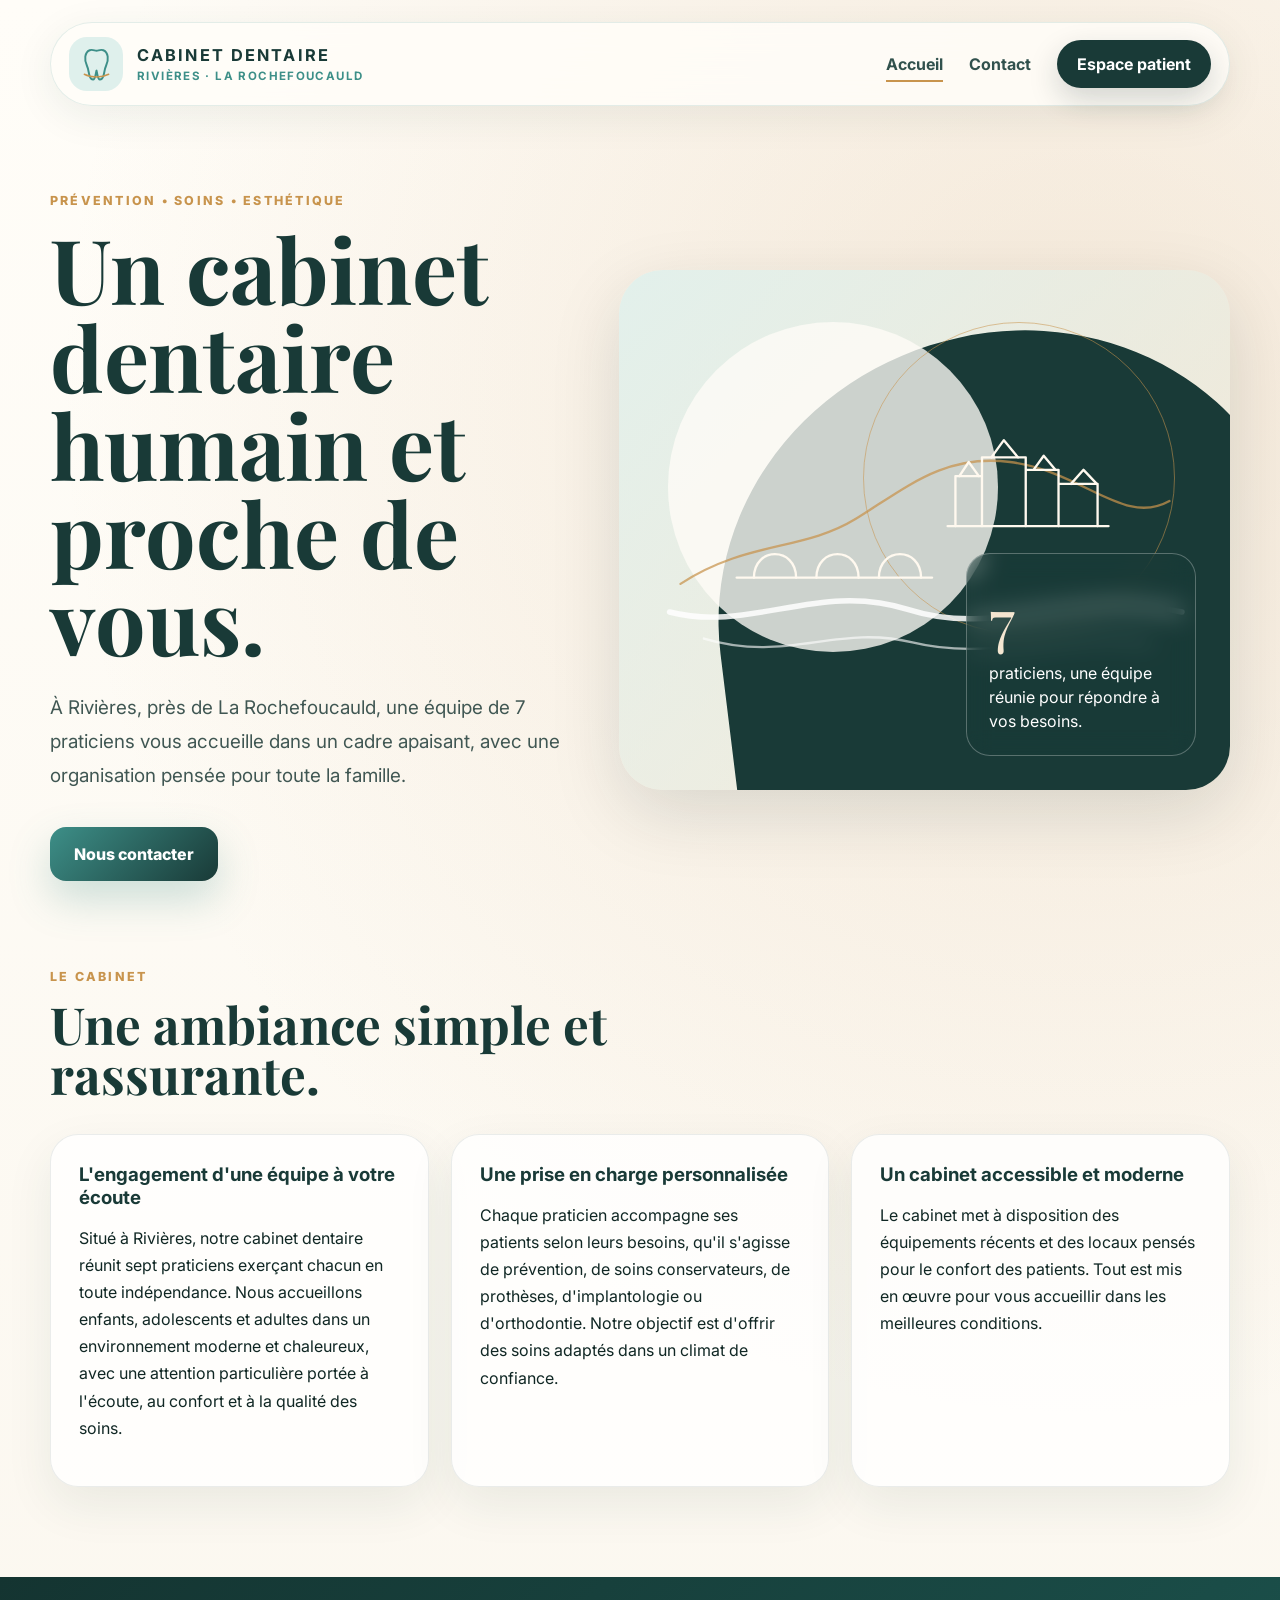
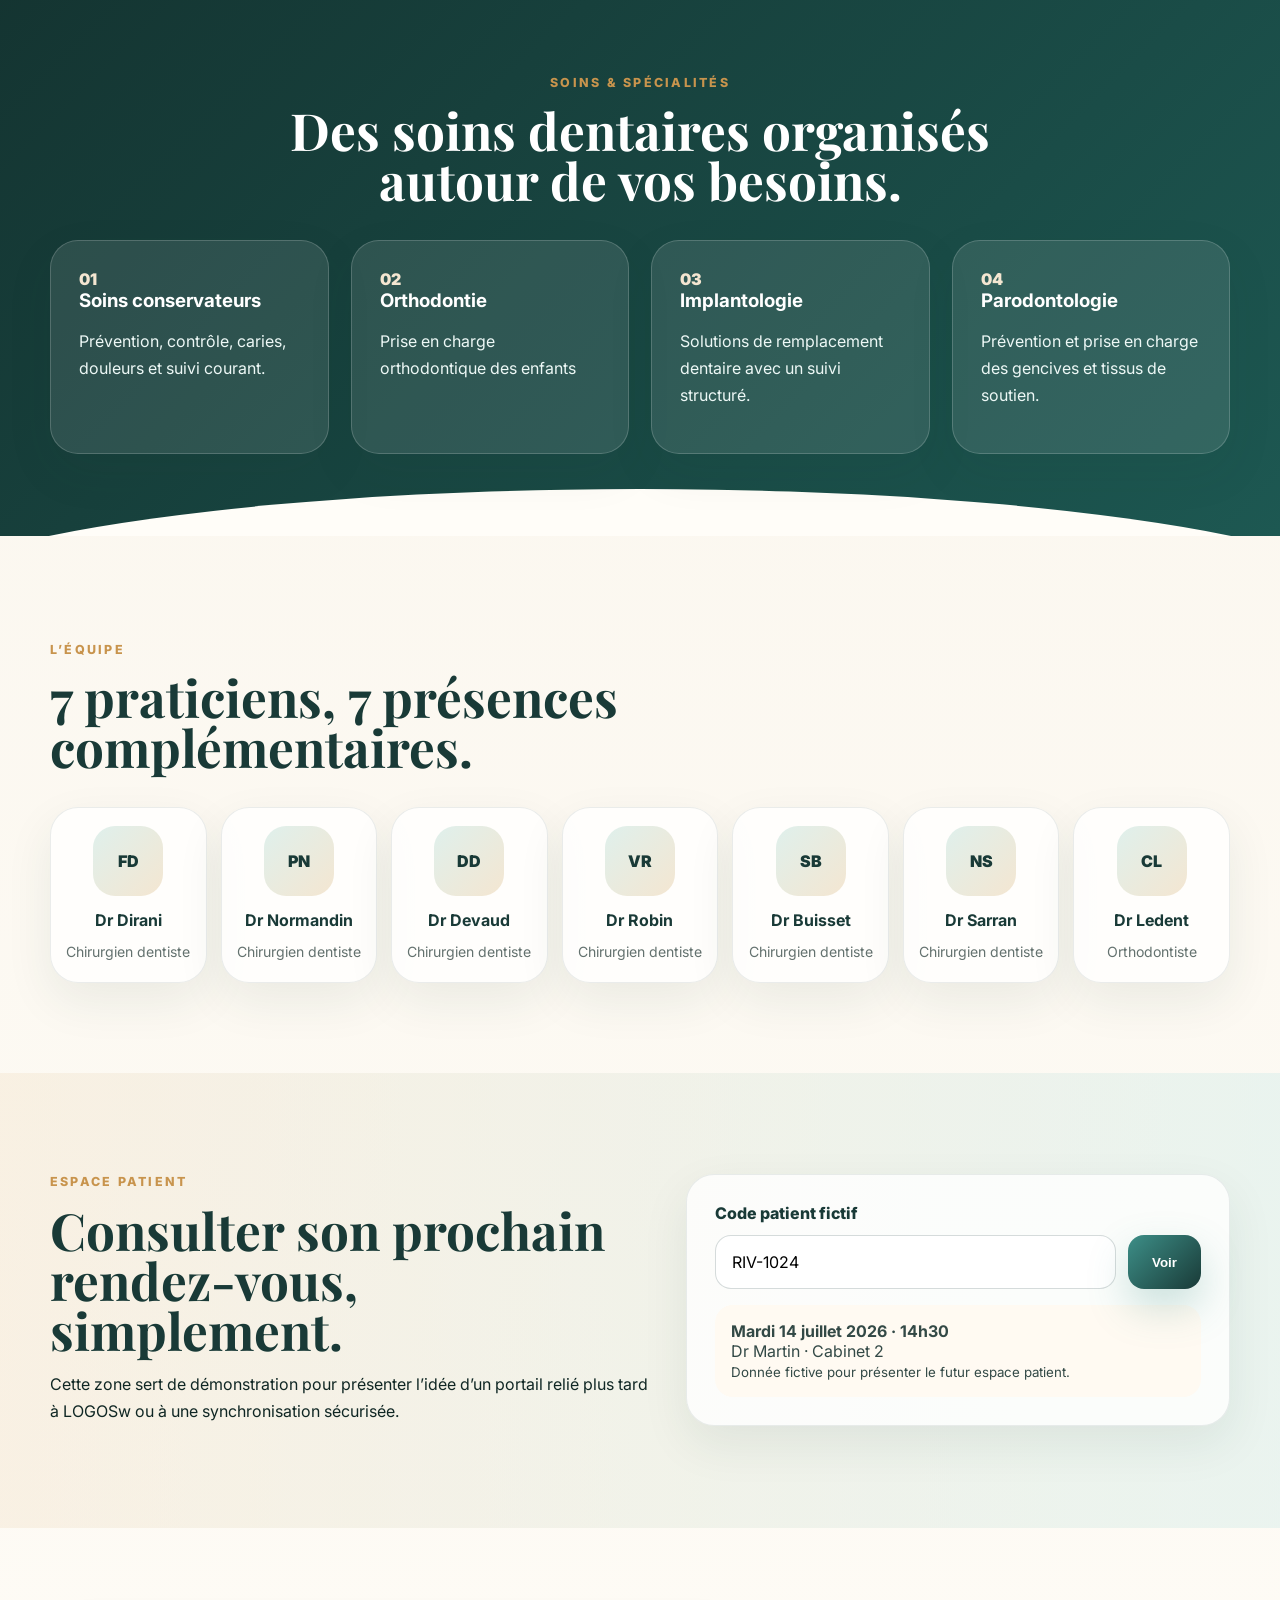
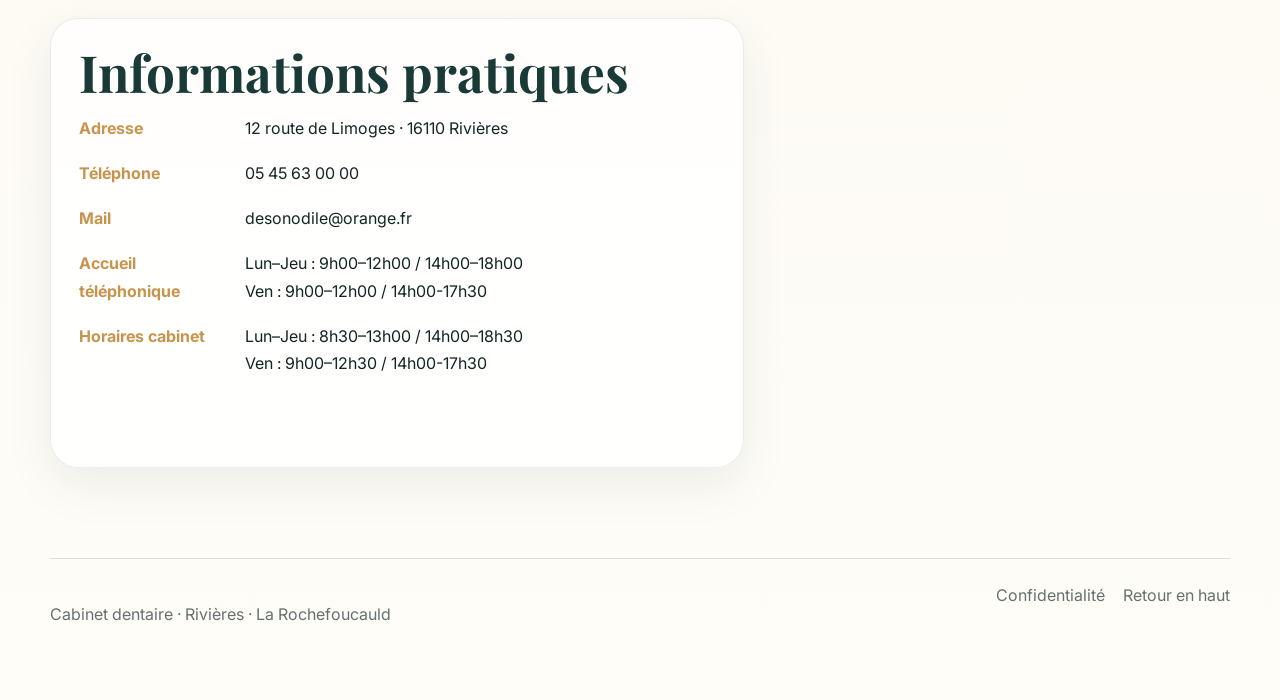
<file: index.html>
<!doctype html>
<html lang="fr">
  <head>
    <meta charset="UTF-8" />
    <meta name="viewport" content="width=device-width, initial-scale=1.0" />
    <title>Cabinet dentaire Rivières · La Rochefoucauld</title>
    <meta
      name="description"
      content="Maquette de page d'accueil pour un cabinet dentaire à Rivières, près de La Rochefoucauld."
    />
    <link rel="preconnect" href="https://fonts.googleapis.com" />
    <link rel="preconnect" href="https://fonts.gstatic.com" crossorigin />
    <link
      href="https://fonts.googleapis.com/css2?family=Inter:wght@400;500;600;700;800&family=Playfair+Display:wght@600;700&display=swap"
      rel="stylesheet"
    />
    <link rel="stylesheet" href="style.css" />
  </head>
  <body>
    <header class="site-header" id="top">
      <a href="index.html" class="brand" aria-label="Accueil cabinet dentaire">
        <span class="brand-mark" aria-hidden="true">
          <svg viewBox="0 0 64 64" role="img">
            <path
              d="M20.8 8.6c4.7-2 8.2.9 11.2.9s6.5-2.9 11.2-.9c8.4 3.5 9.2 15.9 4.5 25.5-2.3 4.8-2.8 11.5-4.4 16.7-1 3.2-3.1 5.8-5.7 5.8-3.5 0-3.7-6.9-5.6-14.6-1.9 7.7-2.1 14.6-5.6 14.6-2.6 0-4.7-2.6-5.7-5.8-1.6-5.2-2.1-11.9-4.4-16.7C11.6 24.5 12.4 12.1 20.8 8.6Z"
            />
            <path d="M12 48c11 5.8 28.7 5.8 40 0" class="river" />
          </svg>
        </span>
        <span>
          <strong>Cabinet dentaire</strong>
          <small>Rivières · La Rochefoucauld</small>
        </span>
      </a>

      <button
        class="nav-toggle"
        aria-label="Ouvrir le menu"
        aria-expanded="false"
      >
        <span></span><span></span><span></span>
      </button>

      <nav class="main-nav" aria-label="Navigation principale">
        <a href="index.html">Accueil</a>
        <!-- <a href="soins.html">Soins</a>
        <a href="praticiens.html">Les praticiens</a>
        <a href="acces.html">Accès</a> -->
        <a href="#infos">Contact</a>
        <a class="patient-link" href="espace-patient.html">Espace patient</a>
      </nav>
    </header>

    <main>
      <section class="hero section-shell">
        <div class="hero-copy">
          <p class="eyebrow">Prévention • Soins • Esthétique</p>
          <h1>Un cabinet dentaire humain et proche de vous.</h1>
          <p class="lead">
            À Rivières, près de La Rochefoucauld, une équipe de 7 praticiens
            vous accueille dans un cadre apaisant, avec une organisation pensée
            pour toute la famille.
          </p>
          <div class="hero-actions">
            <a class="btn btn-primary" href="contact.html">Nous contacter</a>
            <!-- <a class="btn btn-secondary" href="contact.html">Nous contacter</a> -->
          </div>
        </div>

        <div
          class="hero-art"
          aria-label="Illustration abstraite inspirée de Rivières et La Rochefoucauld"
        >
          <div class="sun-disc"></div>
          <svg class="local-line" viewBox="0 0 720 420" aria-hidden="true">
            <path
              class="line-stone"
              d="M48 280 C132 225 205 238 272 197 C337 157 386 113 470 124 C564 136 615 207 674 174"
            />
            <path
              class="line-river"
              d="M34 316 C139 343 224 276 340 313 C455 350 545 285 690 316"
            />
            <path
              class="line-river second"
              d="M78 350 C185 382 247 331 345 355 C459 383 558 329 650 356"
            />
            <g class="castle">
              <path
                d="M400 206V142h34v64M434 206v-88h56v88M490 206v-72h42v72M532 206v-54h50v54"
              />
              <path d="M390 206h206" />
              <path
                d="M405 142l12-18 13 18M446 118l16-22 18 22M500 134l13-18 15 18M548 152l16-18 17 18"
              />
            </g>
            <g class="bridge">
              <path d="M120 272h250" />
              <path
                d="M142 272c0-40 54-40 54 0M222 272c0-40 54-40 54 0M302 272c0-40 54-40 54 0"
              />
            </g>
          </svg>
          <div class="quote-card">
            <span>7</span>
            <p>praticiens, une équipe réunie pour répondre à vos besoins.</p>
          </div>
        </div>
      </section>

      <!-- <section class="signature-band" aria-label="Références locales">
      <div><strong>Tardoire</strong><span>douceur & proximité</span></div>
      <div><strong>Bandiat</strong><span>continuité du suivi</span></div>
      <div><strong>Bellonne</strong><span>accueil familial</span></div>
    </section> -->

      <section class="section-shell intro" id="cabinet">
        <div class="section-heading">
          <p class="eyebrow">Le cabinet</p>
          <h2>Une ambiance simple et rassurante.</h2>
        </div>
        <div class="intro-grid">
          <article>
            <h3>L'engagement d'une équipe à votre écoute</h3>
            <p>
              Situé à Rivières, notre cabinet dentaire réunit sept praticiens
              exerçant chacun en toute indépendance. Nous accueillons enfants,
              adolescents et adultes dans un environnement moderne et
              chaleureux, avec une attention particulière portée à l'écoute, au
              confort et à la qualité des soins.
            </p>
          </article>
          <article>
            <h3>Une prise en charge personnalisée</h3>
            <p>
              Chaque praticien accompagne ses patients selon leurs besoins,
              qu'il s'agisse de prévention, de soins conservateurs, de
              prothèses, d'implantologie ou d'orthodontie. Notre objectif est
              d'offrir des soins adaptés dans un climat de confiance.
            </p>
          </article>
          <article>
            <h3>Un cabinet accessible et moderne</h3>
            <p>
              Le cabinet met à disposition des équipements récents et des locaux
              pensés pour le confort des patients. Tout est mis en œuvre pour
              vous accueillir dans les meilleures conditions.
            </p>
          </article>
        </div>
      </section>

      <section class="care-section" id="soins">
        <div class="section-shell">
          <div class="section-heading centered">
            <p class="eyebrow">Soins & spécialités</p>
            <h2>Des soins dentaires organisés autour de vos besoins.</h2>
          </div>
          <div class="care-grid">
            <article>
              <span>01</span>
              <h3>Soins conservateurs</h3>
              <p>Prévention, contrôle, caries, douleurs et suivi courant.</p>
            </article>
            <article>
              <span>02</span>
              <h3>Orthodontie</h3>
              <p>Prise en charge orthodontique des enfants</p>
            </article>
            <article>
              <span>03</span>
              <h3>Implantologie</h3>
              <p>Solutions de remplacement dentaire avec un suivi structuré.</p>
            </article>
            <article>
              <span>04</span>
              <h3>Parodontologie</h3>
              <p>
                Prévention et prise en charge des gencives et tissus de soutien.
              </p>
            </article>
          </div>
        </div>
      </section>

      <section class="section-shell team" id="equipe">
        <div class="section-heading">
          <p class="eyebrow">L’équipe</p>
          <h2>7 praticiens, 7 présences complémentaires.</h2>
        </div>
        <div class="team-grid">
          <article class="practitioner">
            <div class="avatar">FD</div>
            <h3>Dr Dirani</h3>
            <p>Chirurgien dentiste</p>
          </article>
          <article class="practitioner">
            <div class="avatar">PN</div>
            <h3>Dr Normandin</h3>
            <p>Chirurgien dentiste</p>
          </article>
          <article class="practitioner">
            <div class="avatar">DD</div>
            <h3>Dr Devaud</h3>
            <p>Chirurgien dentiste</p>
          </article>
          <article class="practitioner">
            <div class="avatar">VR</div>
            <h3>Dr Robin</h3>
            <p>Chirurgien dentiste</p>
          </article>
          <article class="practitioner">
            <div class="avatar">SB</div>
            <h3>Dr Buisset</h3>
            <p>Chirurgien dentiste</p>
          </article>
          <article class="practitioner">
            <div class="avatar">NS</div>
            <h3>Dr Sarran</h3>
            <p>Chirurgien dentiste</p>
          </article>
          <article class="practitioner">
            <div class="avatar">CL</div>
            <h3>Dr Ledent</h3>
            <p>Orthodontiste</p>
          </article>
        </div>
      </section>

      <section class="patient-preview" id="patient">
        <div class="section-shell patient-grid">
          <div>
            <p class="eyebrow">Espace patient</p>
            <h2>Consulter son prochain rendez-vous, simplement.</h2>
            <p>
              Cette zone sert de démonstration pour présenter l’idée d’un
              portail relié plus tard à LOGOSw ou à une synchronisation
              sécurisée.
            </p>
          </div>
          <form class="demo-card" id="demoForm">
            <label for="patientCode">Code patient fictif</label>
            <div class="code-row">
              <input
                id="patientCode"
                name="patientCode"
                value="RIV-1024"
                autocomplete="off"
              />
              <button class="btn btn-primary" type="submit">Voir</button>
            </div>
            <div
              class="appointment-result"
              id="appointmentResult"
              aria-live="polite"
            ></div>
          </form>
        </div>
      </section>

      <section class="section-shell infos" id="infos">
        <div class="info-card">
          <h2>Informations pratiques</h2>
          <div class="info-list">
            <p>
              <strong>Adresse</strong
              ><span>12 route de Limoges · 16110 Rivières</span>
            </p>
            <p><strong>Téléphone</strong><span>05 45 63 00 00</span></p>
            <p><strong>Mail</strong><span>desonodile@orange.fr</span></p>
            <p>
              <strong>Accueil téléphonique</strong
              ><span
                >Lun–Jeu : 9h00–12h00 / 14h00–18h00 <br />
                Ven : 9h00–12h00 / 14h00-17h30</span
              >
            </p>
            <p>
              <strong>Horaires cabinet</strong
              ><span
                >Lun–Jeu : 8h30–13h00 / 14h00–18h30 <br />
                Ven : 9h00–12h30 / 14h00-17h30</span
              >
            </p>
          </div>
        </div>
        <iframe
          src="https://www.google.com/maps/embed?pb=!1m18!1m12!1m3!1d2784.224372723988!2d0.3824875750903862!3d45.74664761455066!2m3!1f0!2f0!3f0!3m2!1i1024!2i768!4f13.1!3m3!1m2!1s0x47fe4f535649ea03%3A0x769398889775f96b!2s12%20Rte%20de%20Limoges%2C%2016110%20Rivi%C3%A8res!5e0!3m2!1sfr!2sfr!4v1782847395551!5m2!1sfr!2sfr"
          width="600"
          height="450"
          style="border: 0"
          allowfullscreen=""
          loading="lazy"
          referrerpolicy="strict-origin-when-cross-origin"
        ></iframe>
      </section>
    </main>

    <footer>
      <p>Cabinet dentaire · Rivières · La Rochefoucauld</p>
      <div class="footer-links">
        <a href="confidentialite.html">Confidentialité</a>
        <a href="#top">Retour en haut</a>
      </div>
    </footer>

    <script src="script.js"></script>
  </body>
</html>
</file>
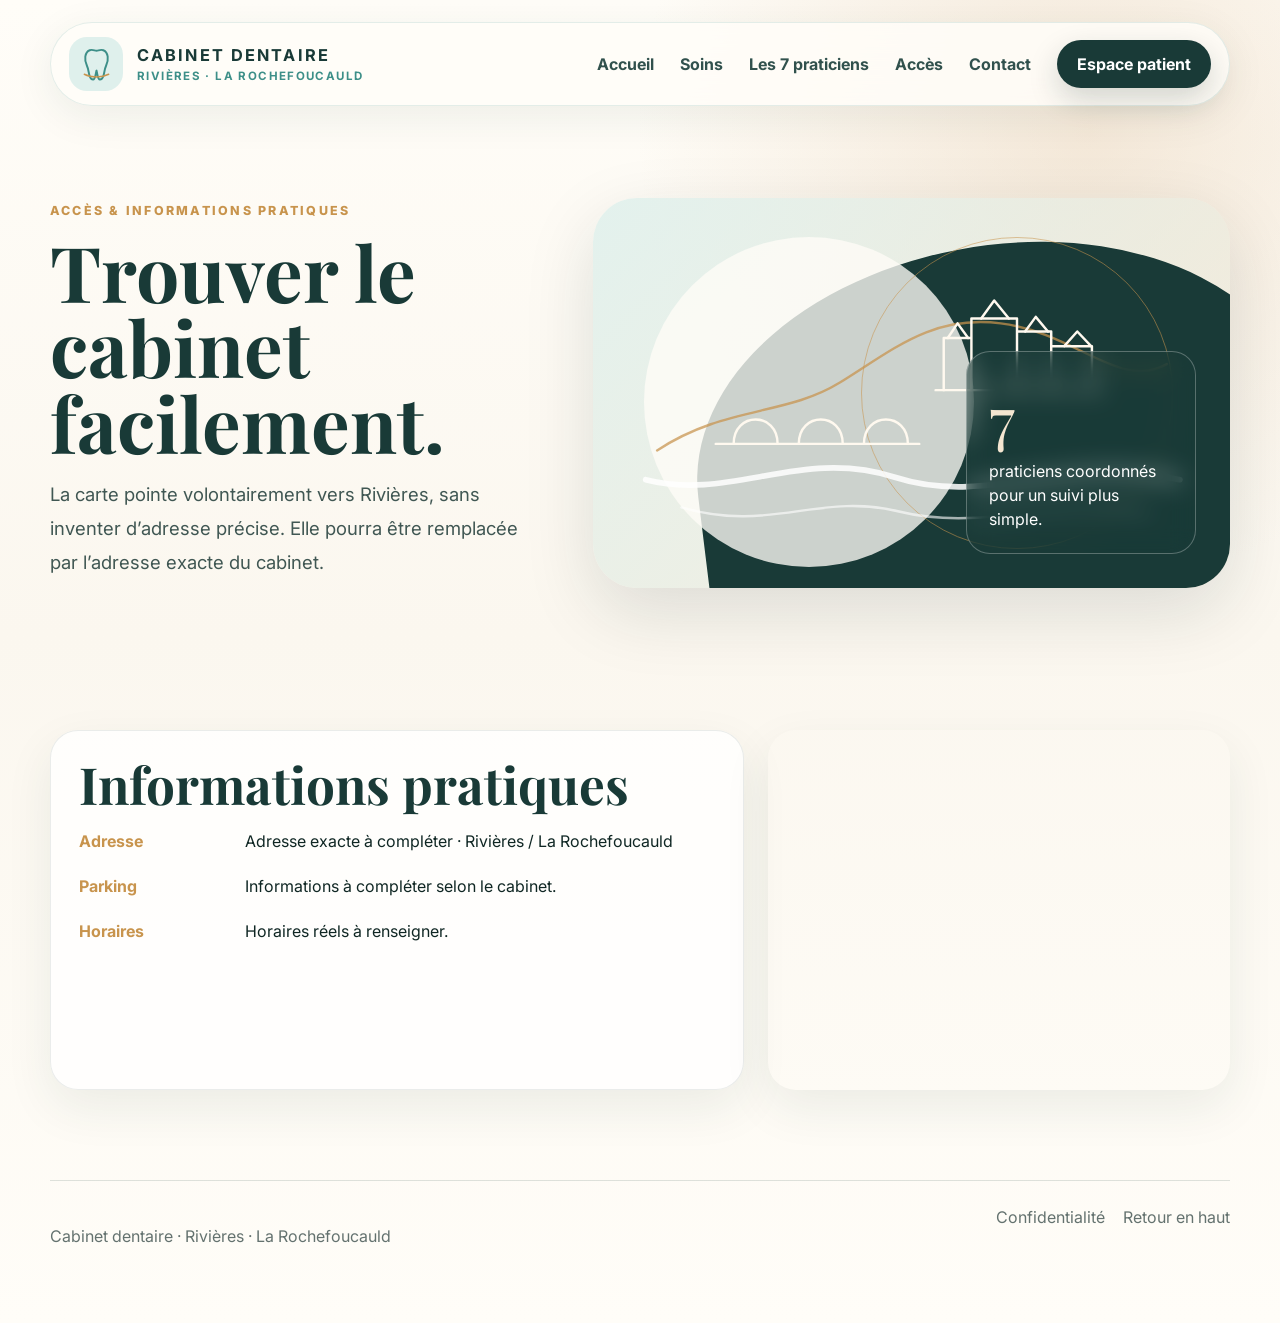
<file: acces.html>
<!DOCTYPE html>
<html lang="fr">
<head>
  <meta charset="UTF-8" />
  <meta name="viewport" content="width=device-width, initial-scale=1.0" />
  <title>Accès · Cabinet dentaire Rivières</title>
  <meta name="description" content="Accès et informations pratiques du cabinet." />
  <link rel="preconnect" href="https://fonts.googleapis.com">
  <link rel="preconnect" href="https://fonts.gstatic.com" crossorigin>
  <link href="https://fonts.googleapis.com/css2?family=Inter:wght@400;500;600;700;800&family=Playfair+Display:wght@600;700&display=swap" rel="stylesheet">
  <link rel="stylesheet" href="style.css" />
</head>
<body>
  <header class="site-header" id="top">
    <a href="index.html" class="brand" aria-label="Accueil cabinet dentaire">
      <span class="brand-mark" aria-hidden="true">
        <svg viewBox="0 0 64 64" role="img">
          <path d="M20.8 8.6c4.7-2 8.2.9 11.2.9s6.5-2.9 11.2-.9c8.4 3.5 9.2 15.9 4.5 25.5-2.3 4.8-2.8 11.5-4.4 16.7-1 3.2-3.1 5.8-5.7 5.8-3.5 0-3.7-6.9-5.6-14.6-1.9 7.7-2.1 14.6-5.6 14.6-2.6 0-4.7-2.6-5.7-5.8-1.6-5.2-2.1-11.9-4.4-16.7C11.6 24.5 12.4 12.1 20.8 8.6Z" />
          <path d="M12 48c11 5.8 28.7 5.8 40 0" class="river" />
        </svg>
      </span>
      <span>
        <strong>Cabinet dentaire</strong>
        <small>Rivières · La Rochefoucauld</small>
      </span>
    </a>

    <button class="nav-toggle" aria-label="Ouvrir le menu" aria-expanded="false">
      <span></span><span></span><span></span>
    </button>

    <nav class="main-nav" aria-label="Navigation principale">
      <a href="index.html">Accueil</a>
      <a href="soins.html">Soins</a>
      <a href="praticiens.html">Les 7 praticiens</a>
      <a href="acces.html">Accès</a>
      <a href="contact.html">Contact</a>
      <a class="patient-link" href="espace-patient.html">Espace patient</a>
    </nav>
  </header>
  <main>
    <section class="page-hero">
      <div>
        <p class="eyebrow">Accès & informations pratiques</p>
        <h1>Trouver le cabinet facilement.</h1>
        <p class="page-lead">La carte pointe volontairement vers Rivières, sans inventer d’adresse précise. Elle pourra être remplacée par l’adresse exacte du cabinet.</p>
      </div>
      <div class="hero-art" aria-label="Illustration abstraite inspirée de Rivières et La Rochefoucauld">
        <div class="sun-disc"></div>
        <svg class="local-line" viewBox="0 0 720 420" aria-hidden="true">
          <path class="line-stone" d="M48 280 C132 225 205 238 272 197 C337 157 386 113 470 124 C564 136 615 207 674 174" />
          <path class="line-river" d="M34 316 C139 343 224 276 340 313 C455 350 545 285 690 316" />
          <path class="line-river second" d="M78 350 C185 382 247 331 345 355 C459 383 558 329 650 356" />
          <g class="castle">
            <path d="M400 206V142h34v64M434 206v-88h56v88M490 206v-72h42v72M532 206v-54h50v54" />
            <path d="M390 206h206" />
            <path d="M405 142l12-18 13 18M446 118l16-22 18 22M500 134l13-18 15 18M548 152l16-18 17 18" />
          </g>
          <g class="bridge">
            <path d="M120 272h250" />
            <path d="M142 272c0-40 54-40 54 0M222 272c0-40 54-40 54 0M302 272c0-40 54-40 54 0" />
          </g>
        </svg>
        <div class="quote-card">
          <span>7</span>
          <p>praticiens coordonnés pour un suivi plus simple.</p>
        </div>
      </div>
    </section>

    <section class="section-shell infos">
      <div class="info-card">
        <h2>Informations pratiques</h2>
        <div class="info-list">
          <p><strong>Adresse</strong><span>Adresse exacte à compléter · Rivières / La Rochefoucauld</span></p>
          <p><strong>Parking</strong><span>Informations à compléter selon le cabinet.</span></p>
          <p><strong>Horaires</strong><span>Horaires réels à renseigner.</span></p>
        </div>
      </div>
      <iframe class="real-map" src="https://www.google.com/maps?q=Rivi%C3%A8res%2016110%20Charente&output=embed" loading="lazy" referrerpolicy="no-referrer-when-downgrade"></iframe>
    </section>
  </main>
  <footer>
    <p>Cabinet dentaire · Rivières · La Rochefoucauld</p>
    <div class="footer-links">
      <a href="confidentialite.html">Confidentialité</a>
      <a href="#top">Retour en haut</a>
    </div>
  </footer>
  <script src="script.js"></script>
</body>
</html>
</file>
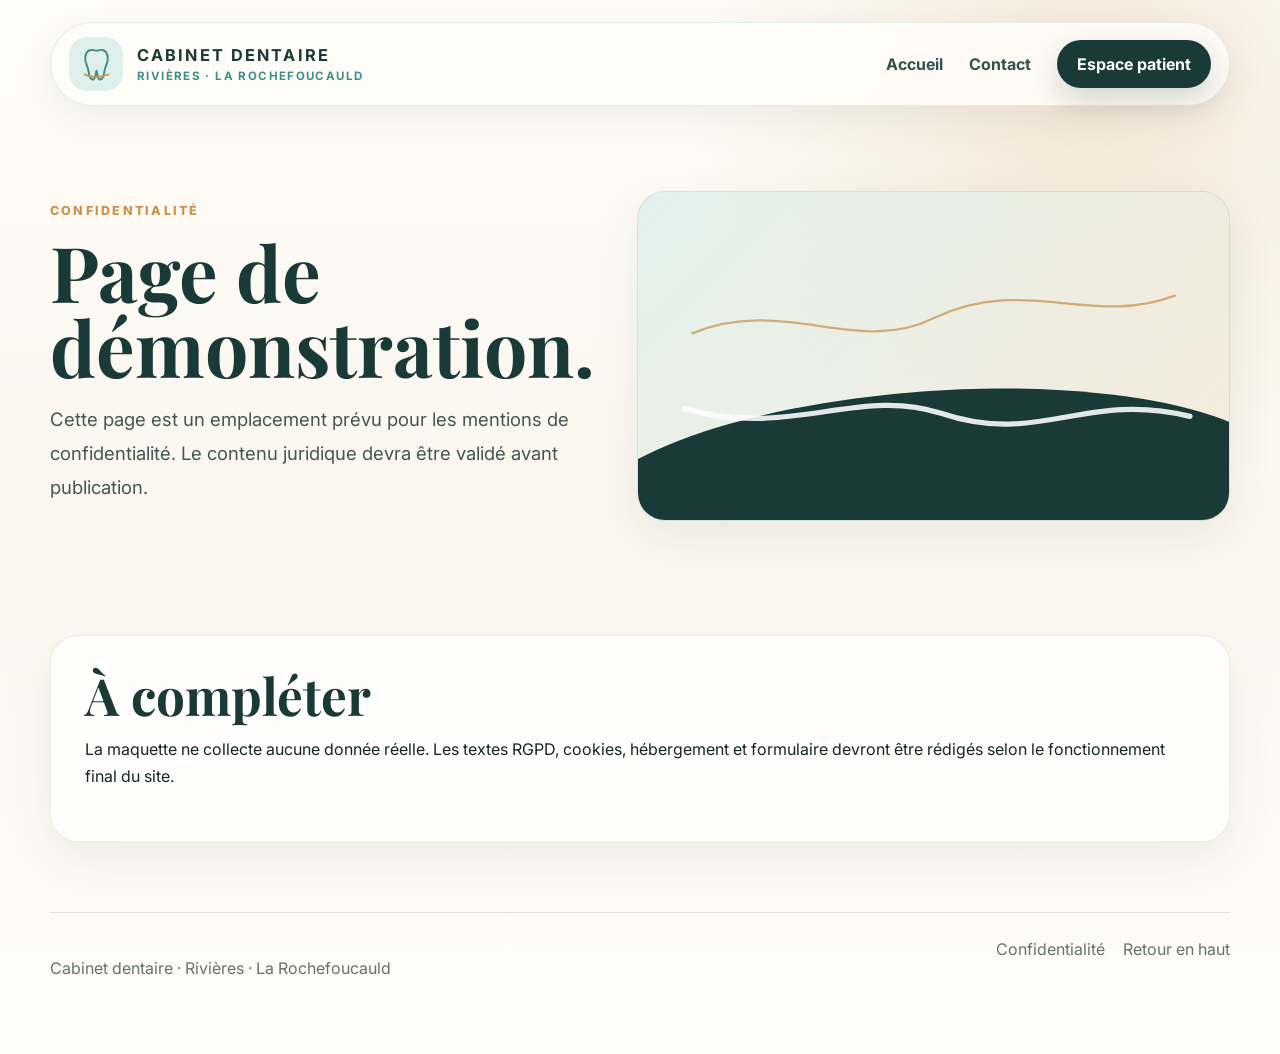
<file: confidentialite.html>
<!doctype html>
<html lang="fr">
  <head>
    <meta charset="UTF-8" />
    <meta name="viewport" content="width=device-width, initial-scale=1.0" />
    <title>Confidentialité · Cabinet dentaire Rivières</title>
    <meta name="description" content="Page confidentialité de démonstration." />
    <link rel="preconnect" href="https://fonts.googleapis.com" />
    <link rel="preconnect" href="https://fonts.gstatic.com" crossorigin />
    <link
      href="https://fonts.googleapis.com/css2?family=Inter:wght@400;500;600;700;800&family=Playfair+Display:wght@600;700&display=swap"
      rel="stylesheet"
    />
    <link rel="stylesheet" href="style.css" />
  </head>
  <body>
    <header class="site-header" id="top">
      <a href="index.html" class="brand" aria-label="Accueil cabinet dentaire">
        <span class="brand-mark" aria-hidden="true">
          <svg viewBox="0 0 64 64" role="img">
            <path
              d="M20.8 8.6c4.7-2 8.2.9 11.2.9s6.5-2.9 11.2-.9c8.4 3.5 9.2 15.9 4.5 25.5-2.3 4.8-2.8 11.5-4.4 16.7-1 3.2-3.1 5.8-5.7 5.8-3.5 0-3.7-6.9-5.6-14.6-1.9 7.7-2.1 14.6-5.6 14.6-2.6 0-4.7-2.6-5.7-5.8-1.6-5.2-2.1-11.9-4.4-16.7C11.6 24.5 12.4 12.1 20.8 8.6Z"
            />
            <path d="M12 48c11 5.8 28.7 5.8 40 0" class="river" />
          </svg>
        </span>
        <span>
          <strong>Cabinet dentaire</strong>
          <small>Rivières · La Rochefoucauld</small>
        </span>
      </a>

      <button
        class="nav-toggle"
        aria-label="Ouvrir le menu"
        aria-expanded="false"
      >
        <span></span><span></span><span></span>
      </button>

      <nav class="main-nav" aria-label="Navigation principale">
        <a href="index.html">Accueil</a>
        <!-- <a href="soins.html">Soins</a>
      <a href="praticiens.html">Les 7 praticiens</a>
      <a href="acces.html">Accès</a> -->
        <a href="contact.html">Contact</a>
        <a class="patient-link" href="espace-patient.html">Espace patient</a>
      </nav>
    </header>
    <main>
      <section class="page-hero">
        <div>
          <p class="eyebrow">Confidentialité</p>
          <h1>Page de démonstration.</h1>
          <p class="page-lead">
            Cette page est un emplacement prévu pour les mentions de
            confidentialité. Le contenu juridique devra être validé avant
            publication.
          </p>
        </div>
        <div class="long-card river-panel">
          <svg viewBox="0 0 720 300" aria-hidden="true">
            <path
              class="river-gold"
              d="M40 120 C160 70 260 150 360 100 C480 42 570 112 680 70"
            />
            <path
              class="river-white"
              d="M30 220 C170 260 260 190 370 226 C500 270 560 196 700 230"
            />
          </svg>
        </div>
      </section>
      <section class="soft-section">
        <div class="long-card">
          <h2>À compléter</h2>
          <p>
            La maquette ne collecte aucune donnée réelle. Les textes RGPD,
            cookies, hébergement et formulaire devront être rédigés selon le
            fonctionnement final du site.
          </p>
        </div>
      </section>
    </main>
    <footer>
      <p>Cabinet dentaire · Rivières · La Rochefoucauld</p>
      <div class="footer-links">
        <a href="confidentialite.html">Confidentialité</a>
        <a href="#top">Retour en haut</a>
      </div>
    </footer>
    <script src="script.js"></script>
  </body>
</html>
</file>
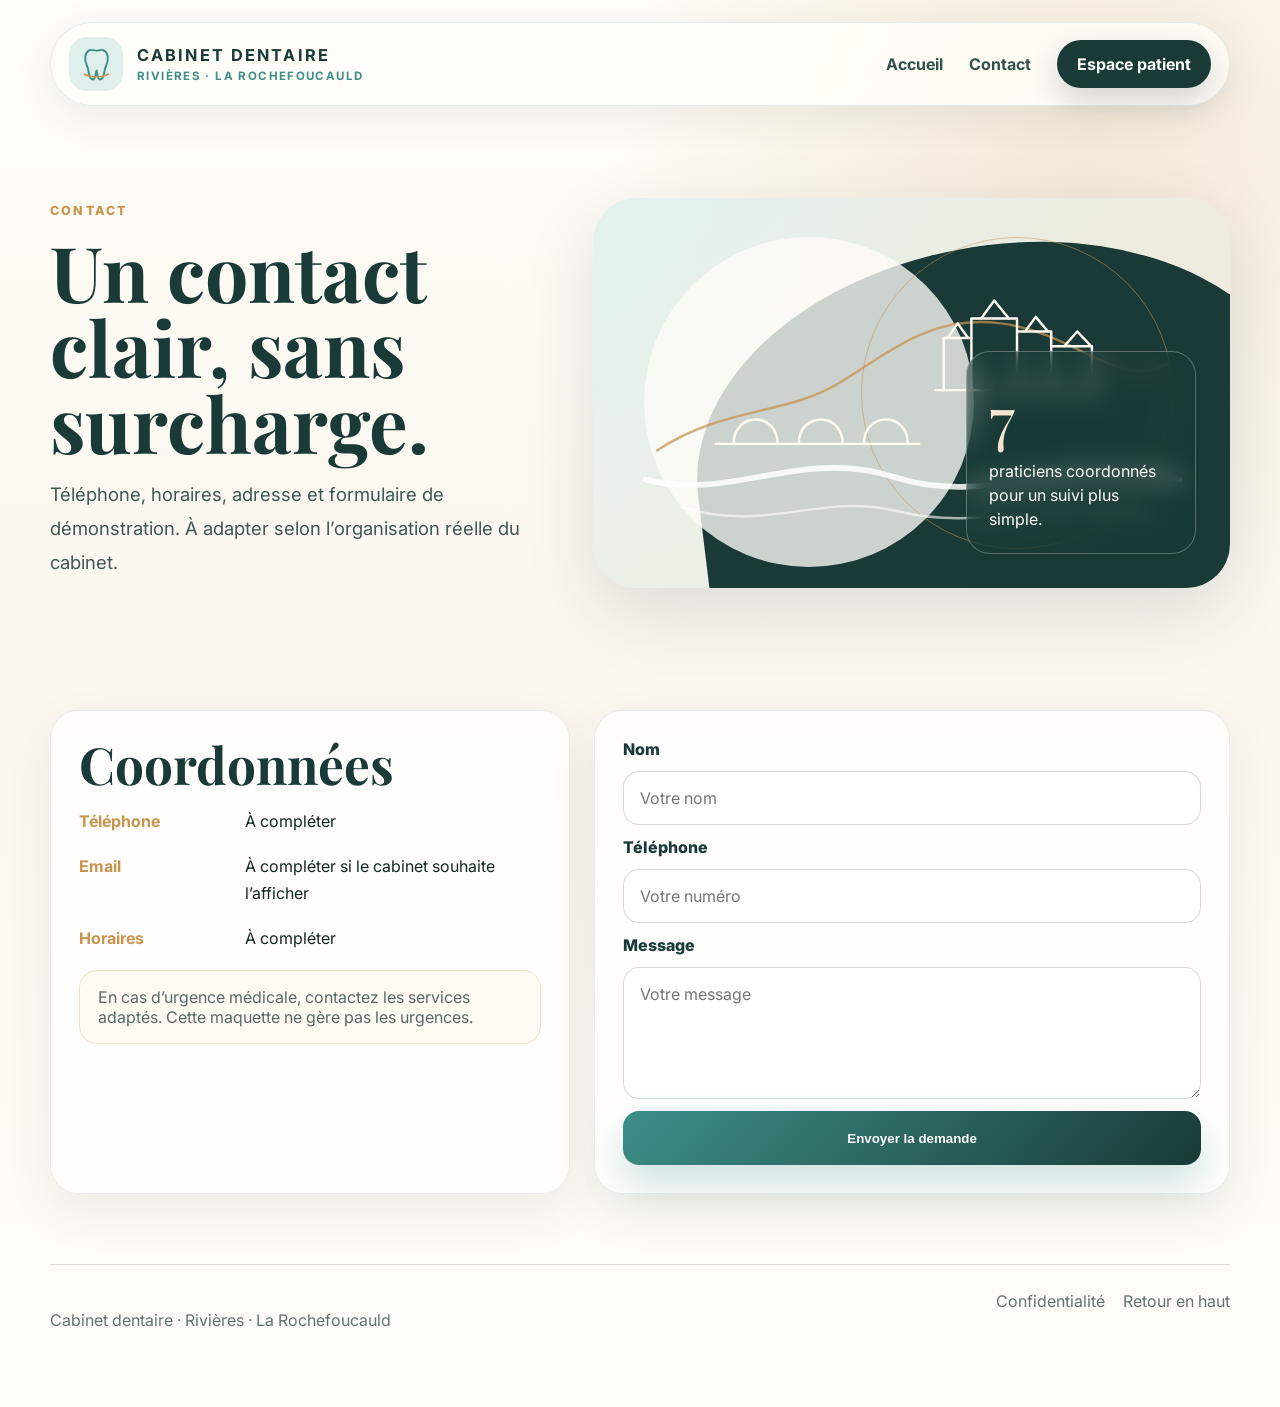
<file: contact.html>
<!doctype html>
<html lang="fr">
  <head>
    <meta charset="UTF-8" />
    <meta name="viewport" content="width=device-width, initial-scale=1.0" />
    <title>Contact · Cabinet dentaire Rivières</title>
    <meta name="description" content="Page contact de la maquette." />
    <link rel="preconnect" href="https://fonts.googleapis.com" />
    <link rel="preconnect" href="https://fonts.gstatic.com" crossorigin />
    <link
      href="https://fonts.googleapis.com/css2?family=Inter:wght@400;500;600;700;800&family=Playfair+Display:wght@600;700&display=swap"
      rel="stylesheet"
    />
    <link rel="stylesheet" href="style.css" />
  </head>
  <body>
    <header class="site-header" id="top">
      <a href="index.html" class="brand" aria-label="Accueil cabinet dentaire">
        <span class="brand-mark" aria-hidden="true">
          <svg viewBox="0 0 64 64" role="img">
            <path
              d="M20.8 8.6c4.7-2 8.2.9 11.2.9s6.5-2.9 11.2-.9c8.4 3.5 9.2 15.9 4.5 25.5-2.3 4.8-2.8 11.5-4.4 16.7-1 3.2-3.1 5.8-5.7 5.8-3.5 0-3.7-6.9-5.6-14.6-1.9 7.7-2.1 14.6-5.6 14.6-2.6 0-4.7-2.6-5.7-5.8-1.6-5.2-2.1-11.9-4.4-16.7C11.6 24.5 12.4 12.1 20.8 8.6Z"
            />
            <path d="M12 48c11 5.8 28.7 5.8 40 0" class="river" />
          </svg>
        </span>
        <span>
          <strong>Cabinet dentaire</strong>
          <small>Rivières · La Rochefoucauld</small>
        </span>
      </a>

      <button
        class="nav-toggle"
        aria-label="Ouvrir le menu"
        aria-expanded="false"
      >
        <span></span><span></span><span></span>
      </button>

      <nav class="main-nav" aria-label="Navigation principale">
        <a href="index.html">Accueil</a>
        <!-- <a href="soins.html">Soins</a>
      <a href="praticiens.html">Les 7 praticiens</a>
      <a href="acces.html">Accès</a> -->
        <a href="contact.html">Contact</a>
        <a class="patient-link" href="espace-patient.html">Espace patient</a>
      </nav>
    </header>
    <main>
      <section class="page-hero">
        <div>
          <p class="eyebrow">Contact</p>
          <h1>Un contact clair, sans surcharge.</h1>
          <p class="page-lead">
            Téléphone, horaires, adresse et formulaire de démonstration. À
            adapter selon l’organisation réelle du cabinet.
          </p>
        </div>
        <div
          class="hero-art"
          aria-label="Illustration abstraite inspirée de Rivières et La Rochefoucauld"
        >
          <div class="sun-disc"></div>
          <svg class="local-line" viewBox="0 0 720 420" aria-hidden="true">
            <path
              class="line-stone"
              d="M48 280 C132 225 205 238 272 197 C337 157 386 113 470 124 C564 136 615 207 674 174"
            />
            <path
              class="line-river"
              d="M34 316 C139 343 224 276 340 313 C455 350 545 285 690 316"
            />
            <path
              class="line-river second"
              d="M78 350 C185 382 247 331 345 355 C459 383 558 329 650 356"
            />
            <g class="castle">
              <path
                d="M400 206V142h34v64M434 206v-88h56v88M490 206v-72h42v72M532 206v-54h50v54"
              />
              <path d="M390 206h206" />
              <path
                d="M405 142l12-18 13 18M446 118l16-22 18 22M500 134l13-18 15 18M548 152l16-18 17 18"
              />
            </g>
            <g class="bridge">
              <path d="M120 272h250" />
              <path
                d="M142 272c0-40 54-40 54 0M222 272c0-40 54-40 54 0M302 272c0-40 54-40 54 0"
              />
            </g>
          </svg>
          <div class="quote-card">
            <span>7</span>
            <p>praticiens coordonnés pour un suivi plus simple.</p>
          </div>
        </div>
      </section>

      <section class="soft-section contact-grid">
        <div class="info-card">
          <h2>Coordonnées</h2>
          <div class="info-list">
            <p><strong>Téléphone</strong><span>À compléter</span></p>
            <p>
              <strong>Email</strong
              ><span>À compléter si le cabinet souhaite l’afficher</span>
            </p>
            <p><strong>Horaires</strong><span>À compléter</span></p>
          </div>
          <div class="disclaimer">
            En cas d’urgence médicale, contactez les services adaptés. Cette
            maquette ne gère pas les urgences.
          </div>
        </div>
        <form class="demo-card form-stack">
          <label>Nom</label>
          <input type="text" placeholder="Votre nom" />
          <label>Téléphone</label>
          <input type="tel" placeholder="Votre numéro" />
          <label>Message</label>
          <textarea placeholder="Votre message"></textarea>
          <button class="btn btn-primary" type="button">
            Envoyer la demande
          </button>
        </form>
      </section>
    </main>
    <footer>
      <p>Cabinet dentaire · Rivières · La Rochefoucauld</p>
      <div class="footer-links">
        <a href="confidentialite.html">Confidentialité</a>
        <a href="#top">Retour en haut</a>
      </div>
    </footer>
    <script src="script.js"></script>
  </body>
</html>
</file>
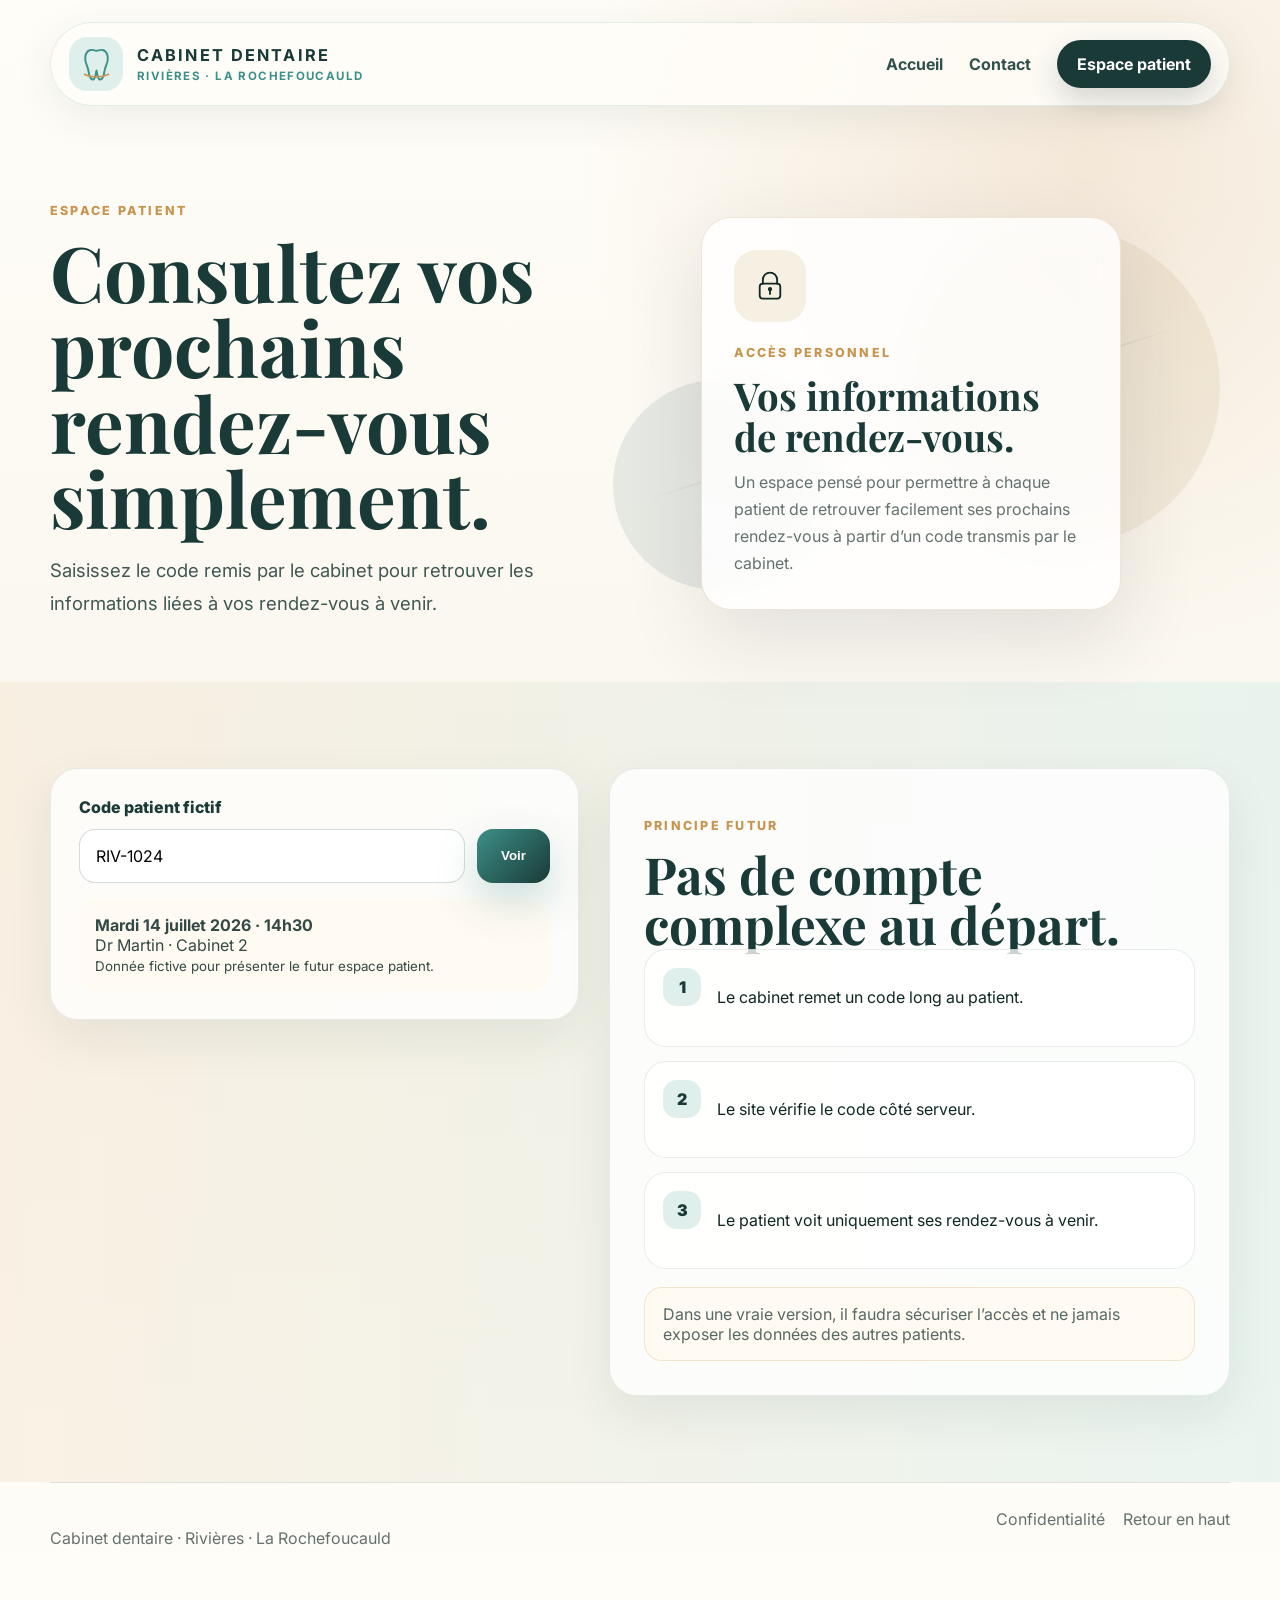
<file: espace-patient.html>
<!doctype html>
<html lang="fr">
  <head>
    <meta charset="UTF-8" />
    <meta name="viewport" content="width=device-width, initial-scale=1.0" />
    <title>Espace patient · Cabinet dentaire Rivières</title>
    <meta
      name="description"
      content="Démonstration d'accès patient par code."
    />
    <link rel="preconnect" href="https://fonts.googleapis.com" />
    <link rel="preconnect" href="https://fonts.gstatic.com" crossorigin />
    <link
      href="https://fonts.googleapis.com/css2?family=Inter:wght@400;500;600;700;800&family=Playfair+Display:wght@600;700&display=swap"
      rel="stylesheet"
    />
    <link rel="stylesheet" href="style.css" />
  </head>
  <body>
    <header class="site-header" id="top">
      <a href="index.html" class="brand" aria-label="Accueil cabinet dentaire">
        <span class="brand-mark" aria-hidden="true">
          <svg viewBox="0 0 64 64" role="img">
            <path
              d="M20.8 8.6c4.7-2 8.2.9 11.2.9s6.5-2.9 11.2-.9c8.4 3.5 9.2 15.9 4.5 25.5-2.3 4.8-2.8 11.5-4.4 16.7-1 3.2-3.1 5.8-5.7 5.8-3.5 0-3.7-6.9-5.6-14.6-1.9 7.7-2.1 14.6-5.6 14.6-2.6 0-4.7-2.6-5.7-5.8-1.6-5.2-2.1-11.9-4.4-16.7C11.6 24.5 12.4 12.1 20.8 8.6Z"
            />
            <path d="M12 48c11 5.8 28.7 5.8 40 0" class="river" />
          </svg>
        </span>
        <span>
          <strong>Cabinet dentaire</strong>
          <small>Rivières · La Rochefoucauld</small>
        </span>
      </a>

      <button
        class="nav-toggle"
        aria-label="Ouvrir le menu"
        aria-expanded="false"
      >
        <span></span><span></span><span></span>
      </button>

      <nav class="main-nav" aria-label="Navigation principale">
        <a href="index.html">Accueil</a>
        <!-- <a href="soins.html">Soins</a>
      <a href="praticiens.html">Les 7 praticiens</a>
      <a href="acces.html">Accès</a> -->
        <a href="index.html#infos">Contact</a>
        <a class="patient-link" href="espace-patient.html">Espace patient</a>
      </nav>
    </header>
    <main>
      <section class="page-hero">
        <div>
<p class="eyebrow">Espace patient</p>
<h1>Consultez vos prochains rendez-vous simplement.</h1>
<p class="page-lead">
  Saisissez le code remis par le cabinet pour retrouver les informations liées
  à vos rendez-vous à venir.
</p>
        </div>
<div class="patient-access-visual">
  <div class="access-panel">
    <div class="access-icon" aria-hidden="true">
      <svg viewBox="0 0 48 48">
        <path d="M15 21v-5a9 9 0 0 1 18 0v5" />
        <rect x="11" y="21" width="26" height="19" rx="4" />
        <path d="M24 29v5" />
        <circle cx="24" cy="28" r="1.5" />
      </svg>
    </div>

    <p class="eyebrow">Accès personnel</p>
    <h2>Vos informations de rendez-vous.</h2>
    <p>
      Un espace pensé pour permettre à chaque patient de retrouver facilement
      ses prochains rendez-vous à partir d’un code transmis par le cabinet.
    </p>
  </div>

  <div class="access-decoration access-decoration-one"></div>
  <div class="access-decoration access-decoration-two"></div>
</div>
        </div>
      </section>

      <section class="patient-preview">
        <div class="section-shell patient-page-grid">
          <form class="demo-card" id="demoForm">
            <label for="patientCode">Code patient fictif</label>
            <div class="code-row">
              <input
                id="patientCode"
                name="patientCode"
                value="RIV-1024"
                autocomplete="off"
              />
              <button class="btn btn-primary" type="submit">Voir</button>
            </div>
            <div
              class="appointment-result"
              id="appointmentResult"
              aria-live="polite"
            ></div>
          </form>
          <div class="long-card">
            <p class="eyebrow">Principe futur</p>
            <h2>Pas de compte complexe au départ.</h2>
            <div class="steps">
              <div class="step">
                <span>1</span>
                <p>Le cabinet remet un code long au patient.</p>
              </div>
              <div class="step">
                <span>2</span>
                <p>Le site vérifie le code côté serveur.</p>
              </div>
              <div class="step">
                <span>3</span>
                <p>Le patient voit uniquement ses rendez-vous à venir.</p>
              </div>
            </div>
            <div class="disclaimer">
              Dans une vraie version, il faudra sécuriser l’accès et ne jamais
              exposer les données des autres patients.
            </div>
          </div>
        </div>
      </section>
    </main>
    <footer>
      <p>Cabinet dentaire · Rivières · La Rochefoucauld</p>
      <div class="footer-links">
        <a href="confidentialite.html">Confidentialité</a>
        <a href="#top">Retour en haut</a>
      </div>
    </footer>
    <script src="script.js"></script>
  </body>
</html>
</file>
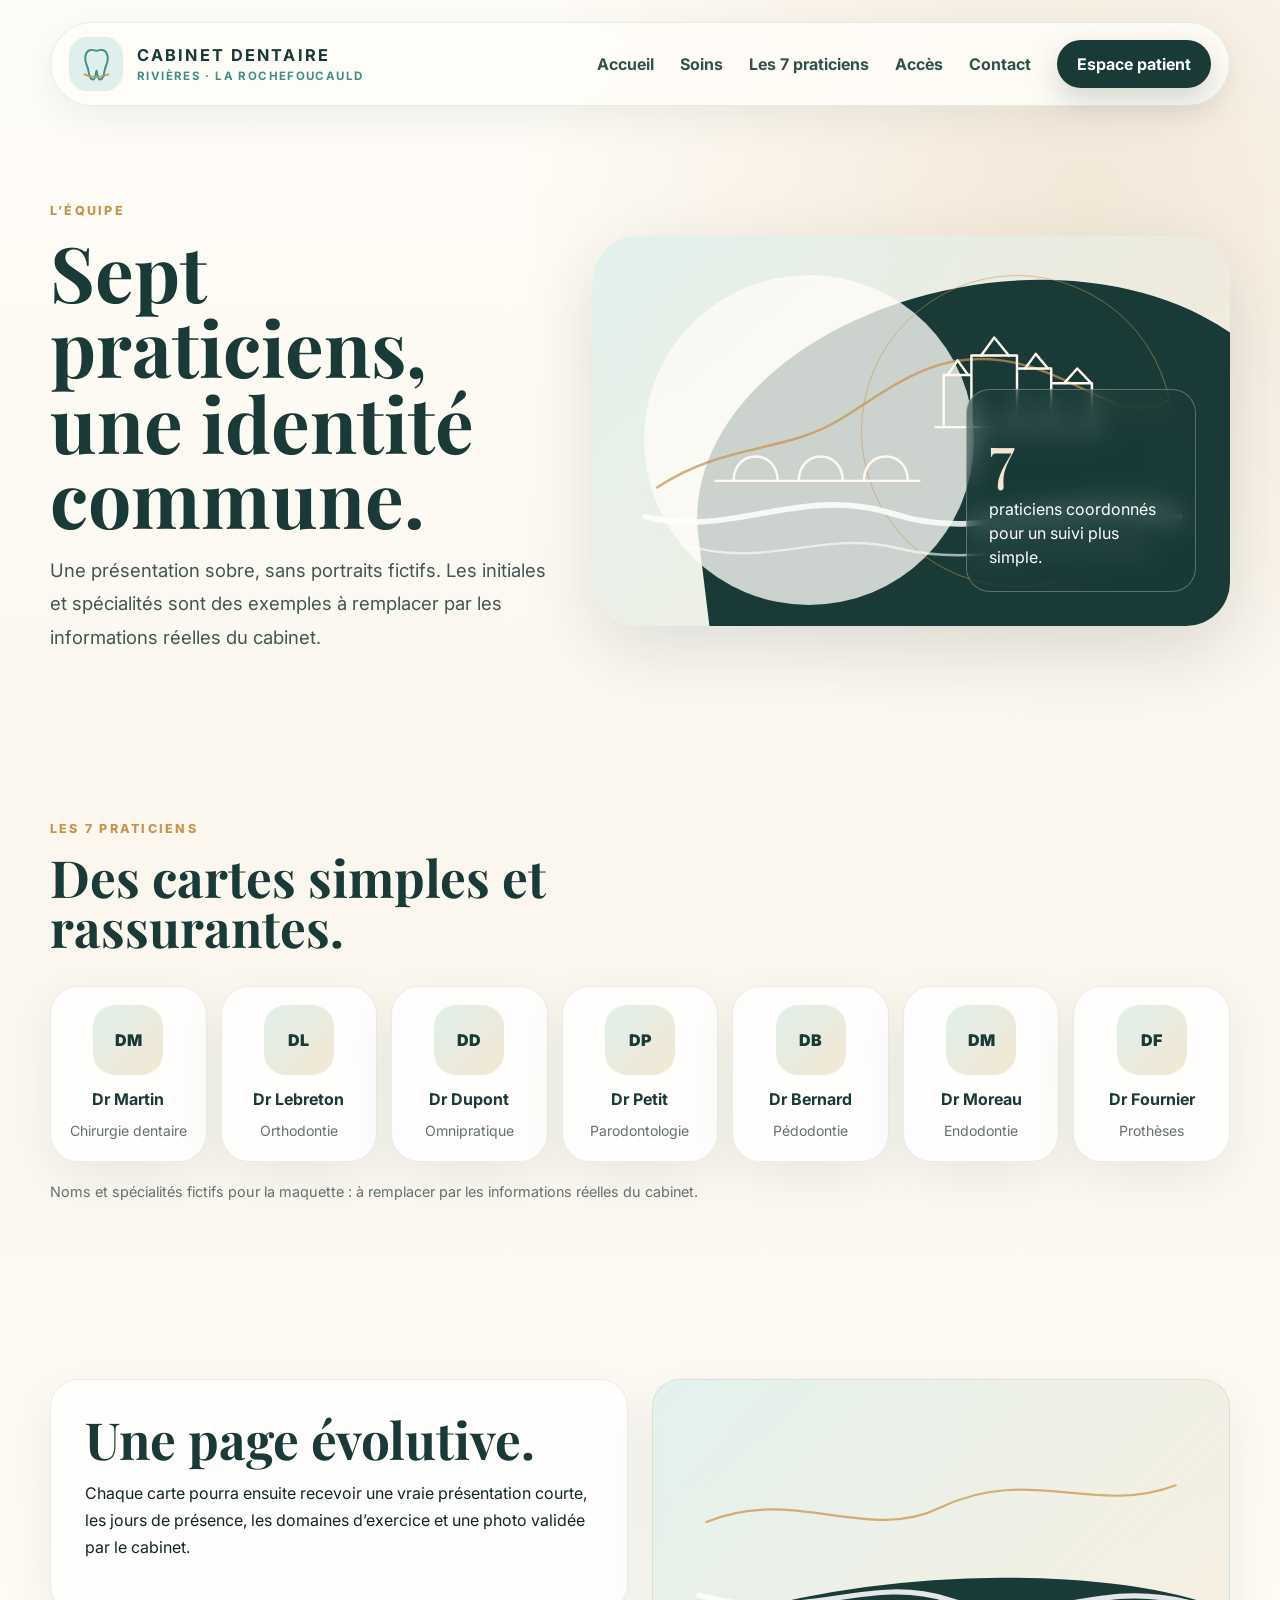
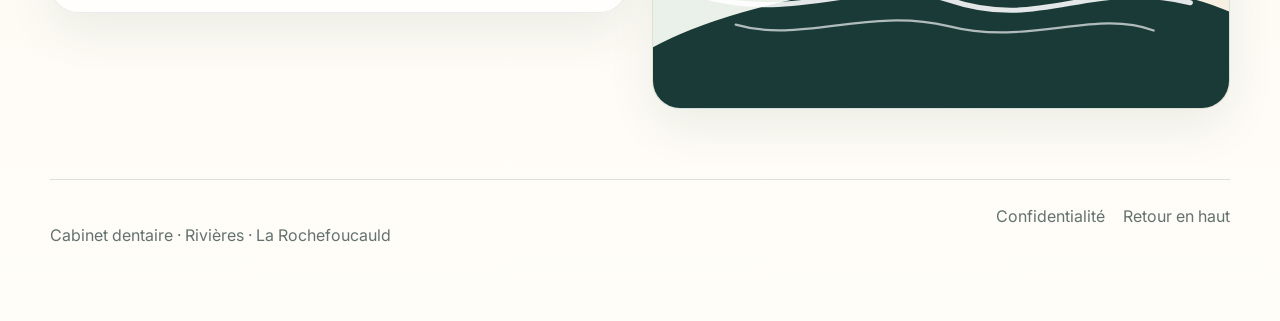
<file: praticiens.html>
<!DOCTYPE html>
<html lang="fr">
<head>
  <meta charset="UTF-8" />
  <meta name="viewport" content="width=device-width, initial-scale=1.0" />
  <title>Les 7 praticiens · Cabinet dentaire Rivières</title>
  <meta name="description" content="Présentation des praticiens du cabinet dentaire." />
  <link rel="preconnect" href="https://fonts.googleapis.com">
  <link rel="preconnect" href="https://fonts.gstatic.com" crossorigin>
  <link href="https://fonts.googleapis.com/css2?family=Inter:wght@400;500;600;700;800&family=Playfair+Display:wght@600;700&display=swap" rel="stylesheet">
  <link rel="stylesheet" href="style.css" />
</head>
<body>
  <header class="site-header" id="top">
    <a href="index.html" class="brand" aria-label="Accueil cabinet dentaire">
      <span class="brand-mark" aria-hidden="true">
        <svg viewBox="0 0 64 64" role="img">
          <path d="M20.8 8.6c4.7-2 8.2.9 11.2.9s6.5-2.9 11.2-.9c8.4 3.5 9.2 15.9 4.5 25.5-2.3 4.8-2.8 11.5-4.4 16.7-1 3.2-3.1 5.8-5.7 5.8-3.5 0-3.7-6.9-5.6-14.6-1.9 7.7-2.1 14.6-5.6 14.6-2.6 0-4.7-2.6-5.7-5.8-1.6-5.2-2.1-11.9-4.4-16.7C11.6 24.5 12.4 12.1 20.8 8.6Z" />
          <path d="M12 48c11 5.8 28.7 5.8 40 0" class="river" />
        </svg>
      </span>
      <span>
        <strong>Cabinet dentaire</strong>
        <small>Rivières · La Rochefoucauld</small>
      </span>
    </a>

    <button class="nav-toggle" aria-label="Ouvrir le menu" aria-expanded="false">
      <span></span><span></span><span></span>
    </button>

    <nav class="main-nav" aria-label="Navigation principale">
      <a href="index.html">Accueil</a>
      <a href="soins.html">Soins</a>
      <a href="praticiens.html">Les 7 praticiens</a>
      <a href="acces.html">Accès</a>
      <a href="contact.html">Contact</a>
      <a class="patient-link" href="espace-patient.html">Espace patient</a>
    </nav>
  </header>
  <main>
    <section class="page-hero">
      <div>
        <p class="eyebrow">L’équipe</p>
        <h1>Sept praticiens, une identité commune.</h1>
        <p class="page-lead">Une présentation sobre, sans portraits fictifs. Les initiales et spécialités sont des exemples à remplacer par les informations réelles du cabinet.</p>
      </div>
      <div class="hero-art" aria-label="Illustration abstraite inspirée de Rivières et La Rochefoucauld">
        <div class="sun-disc"></div>
        <svg class="local-line" viewBox="0 0 720 420" aria-hidden="true">
          <path class="line-stone" d="M48 280 C132 225 205 238 272 197 C337 157 386 113 470 124 C564 136 615 207 674 174" />
          <path class="line-river" d="M34 316 C139 343 224 276 340 313 C455 350 545 285 690 316" />
          <path class="line-river second" d="M78 350 C185 382 247 331 345 355 C459 383 558 329 650 356" />
          <g class="castle">
            <path d="M400 206V142h34v64M434 206v-88h56v88M490 206v-72h42v72M532 206v-54h50v54" />
            <path d="M390 206h206" />
            <path d="M405 142l12-18 13 18M446 118l16-22 18 22M500 134l13-18 15 18M548 152l16-18 17 18" />
          </g>
          <g class="bridge">
            <path d="M120 272h250" />
            <path d="M142 272c0-40 54-40 54 0M222 272c0-40 54-40 54 0M302 272c0-40 54-40 54 0" />
          </g>
        </svg>
        <div class="quote-card">
          <span>7</span>
          <p>praticiens coordonnés pour un suivi plus simple.</p>
        </div>
      </div>
    </section>

    <section class="section-shell team">
      <div class="section-heading">
        <p class="eyebrow">Les 7 praticiens</p>
        <h2>Des cartes simples et rassurantes.</h2>
      </div>
      <div class="team-grid">
        <article class="practitioner"><div class="avatar">DM</div><h3>Dr Martin</h3><p>Chirurgie dentaire</p></article>
        <article class="practitioner"><div class="avatar">DL</div><h3>Dr Lebreton</h3><p>Orthodontie</p></article>
        <article class="practitioner"><div class="avatar">DD</div><h3>Dr Dupont</h3><p>Omnipratique</p></article>
        <article class="practitioner"><div class="avatar">DP</div><h3>Dr Petit</h3><p>Parodontologie</p></article>
        <article class="practitioner"><div class="avatar">DB</div><h3>Dr Bernard</h3><p>Pédodontie</p></article>
        <article class="practitioner"><div class="avatar">DM</div><h3>Dr Moreau</h3><p>Endodontie</p></article>
        <article class="practitioner"><div class="avatar">DF</div><h3>Dr Fournier</h3><p>Prothèses</p></article>
      </div>
      <p class="note">Noms et spécialités fictifs pour la maquette : à remplacer par les informations réelles du cabinet.</p>
    </section>

    <section class="soft-section two-column">
      <div class="long-card">
        <h2>Une page évolutive.</h2>
        <p>Chaque carte pourra ensuite recevoir une vraie présentation courte, les jours de présence, les domaines d’exercice et une photo validée par le cabinet.</p>
      </div>
      <div class="river-panel long-card">
        <svg viewBox="0 0 720 300" aria-hidden="true">
          <path class="river-gold" d="M40 120 C160 70 260 150 360 100 C480 42 570 112 680 70" />
          <path class="river-white" d="M30 220 C170 260 260 190 370 226 C500 270 560 196 700 230" />
          <path class="river-white" d="M80 260 C170 286 260 236 370 262 C480 290 570 238 650 268" style="stroke-width:3;opacity:.75" />
        </svg>
      </div>
    </section>
  </main>
  <footer>
    <p>Cabinet dentaire · Rivières · La Rochefoucauld</p>
    <div class="footer-links">
      <a href="confidentialite.html">Confidentialité</a>
      <a href="#top">Retour en haut</a>
    </div>
  </footer>
  <script src="script.js"></script>
</body>
</html>
</file>
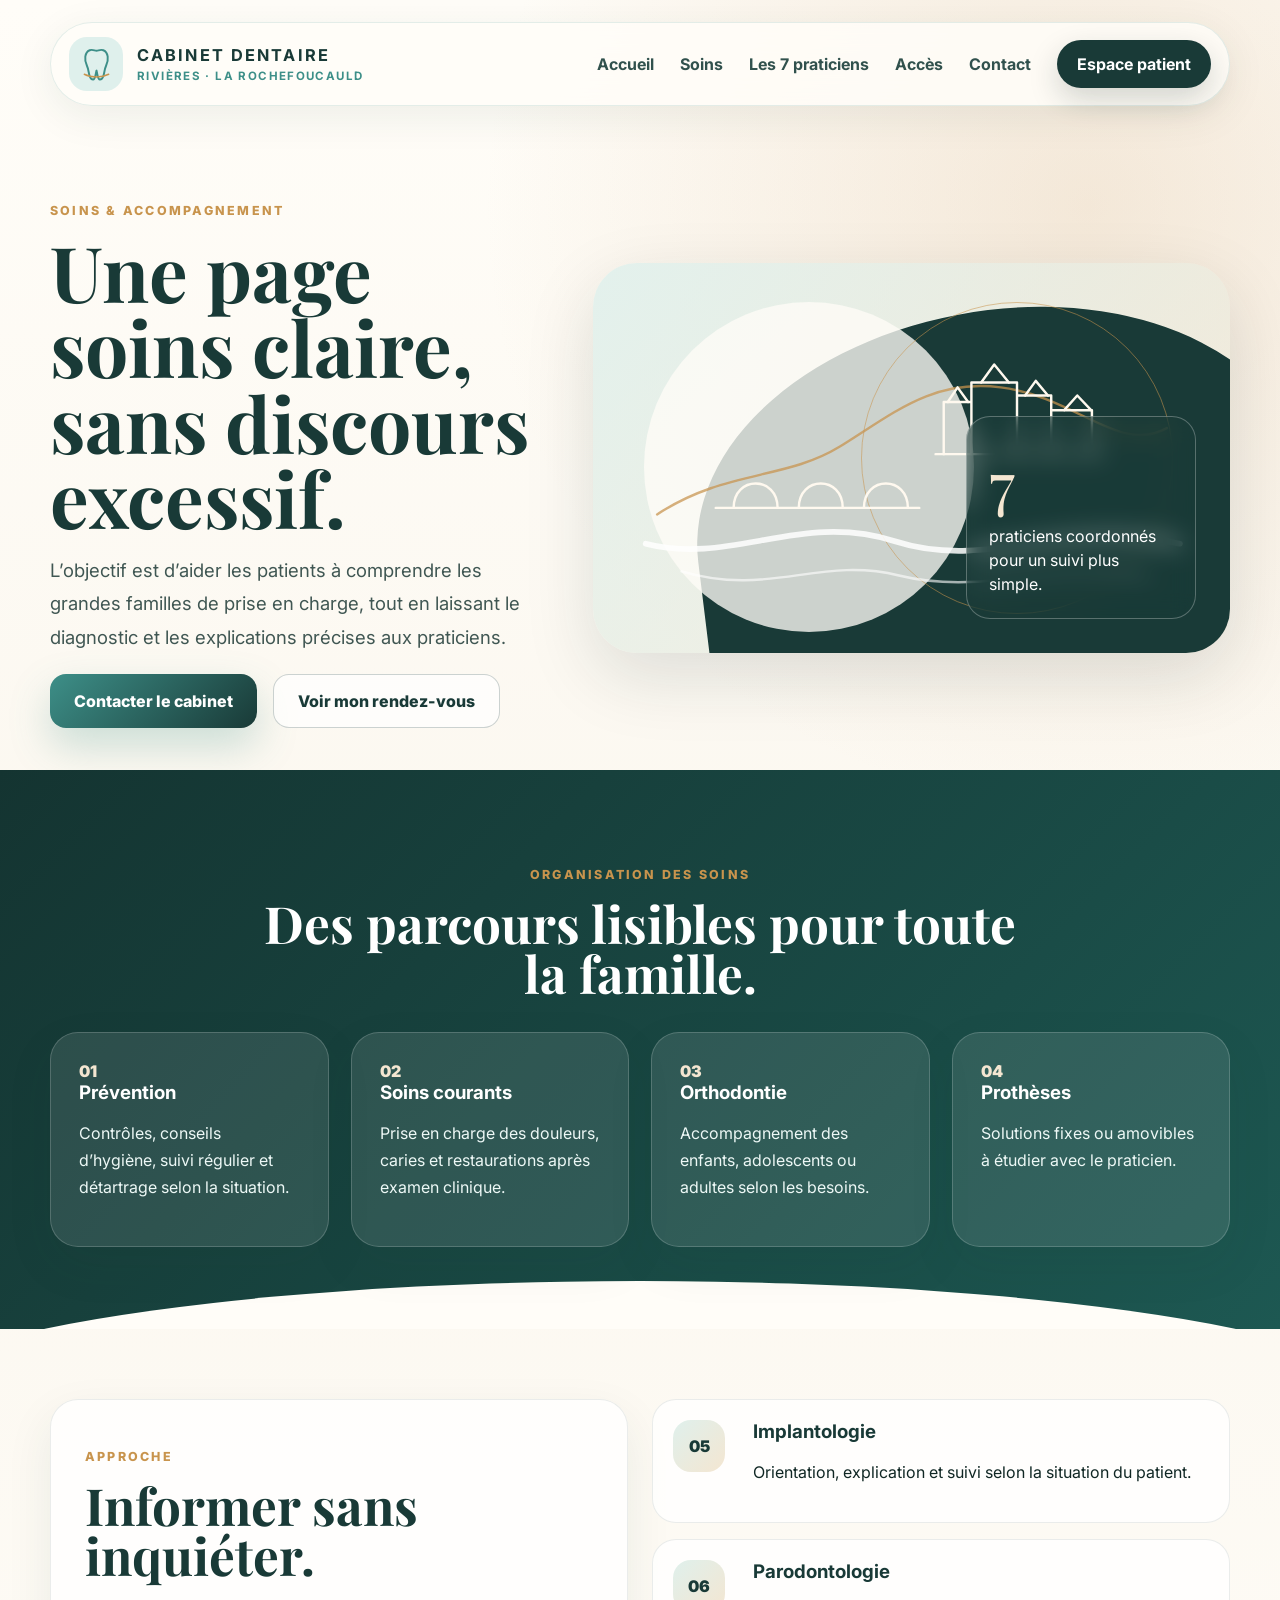
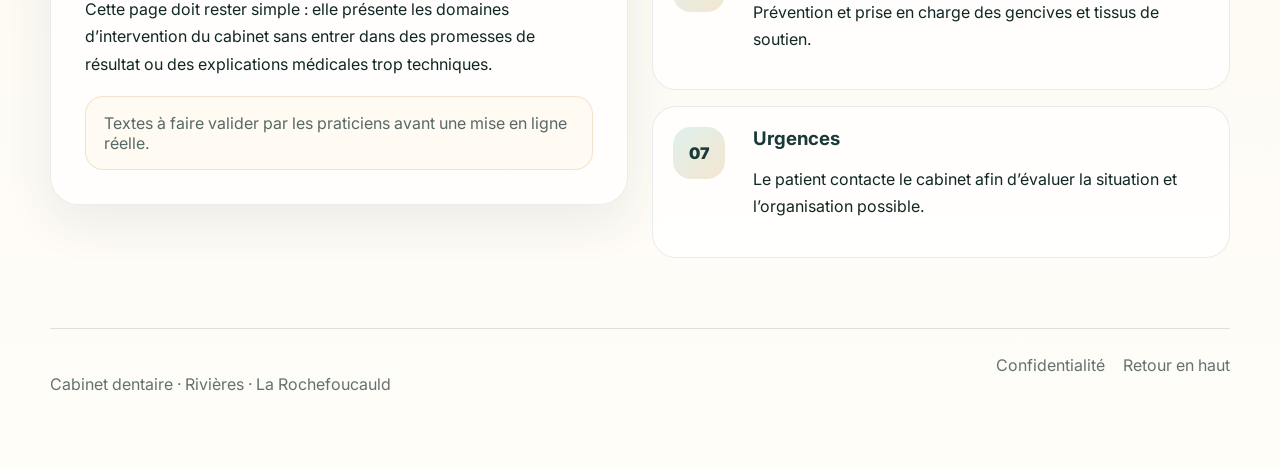
<file: soins.html>
<!DOCTYPE html>
<html lang="fr">
<head>
  <meta charset="UTF-8" />
  <meta name="viewport" content="width=device-width, initial-scale=1.0" />
  <title>Soins · Cabinet dentaire Rivières</title>
  <meta name="description" content="Page soins de la maquette du cabinet dentaire." />
  <link rel="preconnect" href="https://fonts.googleapis.com">
  <link rel="preconnect" href="https://fonts.gstatic.com" crossorigin>
  <link href="https://fonts.googleapis.com/css2?family=Inter:wght@400;500;600;700;800&family=Playfair+Display:wght@600;700&display=swap" rel="stylesheet">
  <link rel="stylesheet" href="style.css" />
</head>
<body>
  <header class="site-header" id="top">
    <a href="index.html" class="brand" aria-label="Accueil cabinet dentaire">
      <span class="brand-mark" aria-hidden="true">
        <svg viewBox="0 0 64 64" role="img">
          <path d="M20.8 8.6c4.7-2 8.2.9 11.2.9s6.5-2.9 11.2-.9c8.4 3.5 9.2 15.9 4.5 25.5-2.3 4.8-2.8 11.5-4.4 16.7-1 3.2-3.1 5.8-5.7 5.8-3.5 0-3.7-6.9-5.6-14.6-1.9 7.7-2.1 14.6-5.6 14.6-2.6 0-4.7-2.6-5.7-5.8-1.6-5.2-2.1-11.9-4.4-16.7C11.6 24.5 12.4 12.1 20.8 8.6Z" />
          <path d="M12 48c11 5.8 28.7 5.8 40 0" class="river" />
        </svg>
      </span>
      <span>
        <strong>Cabinet dentaire</strong>
        <small>Rivières · La Rochefoucauld</small>
      </span>
    </a>

    <button class="nav-toggle" aria-label="Ouvrir le menu" aria-expanded="false">
      <span></span><span></span><span></span>
    </button>

    <nav class="main-nav" aria-label="Navigation principale">
      <a href="index.html">Accueil</a>
      <a href="soins.html">Soins</a>
      <a href="praticiens.html">Les 7 praticiens</a>
      <a href="acces.html">Accès</a>
      <a href="contact.html">Contact</a>
      <a class="patient-link" href="espace-patient.html">Espace patient</a>
    </nav>
  </header>
  <main>
    <section class="page-hero">
      <div>
        <p class="eyebrow">Soins & accompagnement</p>
        <h1>Une page soins claire, sans discours excessif.</h1>
        <p class="page-lead">L’objectif est d’aider les patients à comprendre les grandes familles de prise en charge, tout en laissant le diagnostic et les explications précises aux praticiens.</p>
        <div class="hero-actions">
          <a class="btn btn-primary" href="contact.html">Contacter le cabinet</a>
          <a class="btn btn-secondary" href="espace-patient.html">Voir mon rendez-vous</a>
        </div>
      </div>
      <div class="hero-art" aria-label="Illustration abstraite inspirée de Rivières et La Rochefoucauld">
        <div class="sun-disc"></div>
        <svg class="local-line" viewBox="0 0 720 420" aria-hidden="true">
          <path class="line-stone" d="M48 280 C132 225 205 238 272 197 C337 157 386 113 470 124 C564 136 615 207 674 174" />
          <path class="line-river" d="M34 316 C139 343 224 276 340 313 C455 350 545 285 690 316" />
          <path class="line-river second" d="M78 350 C185 382 247 331 345 355 C459 383 558 329 650 356" />
          <g class="castle">
            <path d="M400 206V142h34v64M434 206v-88h56v88M490 206v-72h42v72M532 206v-54h50v54" />
            <path d="M390 206h206" />
            <path d="M405 142l12-18 13 18M446 118l16-22 18 22M500 134l13-18 15 18M548 152l16-18 17 18" />
          </g>
          <g class="bridge">
            <path d="M120 272h250" />
            <path d="M142 272c0-40 54-40 54 0M222 272c0-40 54-40 54 0M302 272c0-40 54-40 54 0" />
          </g>
        </svg>
        <div class="quote-card">
          <span>7</span>
          <p>praticiens coordonnés pour un suivi plus simple.</p>
        </div>
      </div>
    </section>

    <section class="care-section">
      <div class="section-shell">
        <div class="section-heading centered">
          <p class="eyebrow">Organisation des soins</p>
          <h2>Des parcours lisibles pour toute la famille.</h2>
        </div>
        <div class="care-grid">
          <article><span>01</span><h3>Prévention</h3><p>Contrôles, conseils d’hygiène, suivi régulier et détartrage selon la situation.</p></article>
          <article><span>02</span><h3>Soins courants</h3><p>Prise en charge des douleurs, caries et restaurations après examen clinique.</p></article>
          <article><span>03</span><h3>Orthodontie</h3><p>Accompagnement des enfants, adolescents ou adultes selon les besoins.</p></article>
          <article><span>04</span><h3>Prothèses</h3><p>Solutions fixes ou amovibles à étudier avec le praticien.</p></article>
        </div>
      </div>
    </section>

    <section class="soft-section two-column">
      <div class="long-card">
        <p class="eyebrow">Approche</p>
        <h2>Informer sans inquiéter.</h2>
        <p>Cette page doit rester simple : elle présente les domaines d’intervention du cabinet sans entrer dans des promesses de résultat ou des explications médicales trop techniques.</p>
        <div class="disclaimer">Textes à faire valider par les praticiens avant une mise en ligne réelle.</div>
      </div>
      <div class="service-list">
        <div class="service-item"><span class="service-num">05</span><div><h3>Implantologie</h3><p>Orientation, explication et suivi selon la situation du patient.</p></div></div>
        <div class="service-item"><span class="service-num">06</span><div><h3>Parodontologie</h3><p>Prévention et prise en charge des gencives et tissus de soutien.</p></div></div>
        <div class="service-item"><span class="service-num">07</span><div><h3>Urgences</h3><p>Le patient contacte le cabinet afin d’évaluer la situation et l’organisation possible.</p></div></div>
      </div>
    </section>
  </main>
  <footer>
    <p>Cabinet dentaire · Rivières · La Rochefoucauld</p>
    <div class="footer-links">
      <a href="confidentialite.html">Confidentialité</a>
      <a href="#top">Retour en haut</a>
    </div>
  </footer>
  <script src="script.js"></script>
</body>
</html>
</file>
<file: style.css>
:root {
  --ink: #193a37;
  --ink-dark: #102724;
  --teal: #3d8f88;
  --teal-soft: #dff0ec;
  --sand: #f4e6d1;
  --stone: #fbf7ef;
  --gold: #c8944d;
  --clay: #d8b48a;
  --white: #ffffff;
  --muted: #64726f;
  --shadow: 0 24px 70px rgba(16, 39, 36, 0.13);
  --radius: 28px;
}

* {
  box-sizing: border-box;
}
html {
  scroll-behavior: smooth;
}
body {
  margin: 0;
  font-family:
    Inter,
    system-ui,
    -apple-system,
    BlinkMacSystemFont,
    "Segoe UI",
    sans-serif;
  color: var(--ink-dark);
  background:
    radial-gradient(
      circle at 85% 10%,
      rgba(216, 180, 138, 0.28),
      transparent 28%
    ),
    linear-gradient(180deg, #fffdf8 0%, #fbf7ef 48%, #fffdf8 100%);
}
.infos iframe,
.real-map {
  width: 100%;
  max-width: 100%;
  display: block;
  border-radius: var(--radius);
}
a {
  color: inherit;
  text-decoration: none;
}

.site-header {
  width: min(1180px, calc(100% - 36px));
  margin: 22px auto 0;
  min-height: 82px;
  display: flex;
  align-items: center;
  justify-content: space-between;
  gap: 28px;
  position: sticky;
  top: 14px;
  z-index: 10;
  padding: 14px 18px;
  border: 1px solid rgba(61, 143, 136, 0.14);
  border-radius: 999px;
  background: rgba(255, 253, 248, 0.86);
  backdrop-filter: blur(18px);
  box-shadow: 0 10px 40px rgba(25, 58, 55, 0.08);
}

.brand {
  display: flex;
  align-items: center;
  gap: 14px;
  min-width: 260px;
}
.brand-mark {
  width: 54px;
  height: 54px;
  display: grid;
  place-items: center;
  background: var(--teal-soft);
  border-radius: 18px;
}
.brand svg {
  width: 39px;
  fill: none;
  stroke: var(--teal);
  stroke-width: 3.2;
  stroke-linecap: round;
  stroke-linejoin: round;
}
.brand .river {
  stroke: var(--gold);
  stroke-width: 2.4;
}
.brand strong {
  display: block;
  text-transform: uppercase;
  letter-spacing: 0.13em;
  font-size: 1.02rem;
  color: var(--ink);
}
.brand small {
  display: block;
  margin-top: 4px;
  color: var(--teal);
  font-weight: 700;
  letter-spacing: 0.12em;
  text-transform: uppercase;
  font-size: 0.72rem;
}

.main-nav {
  display: flex;
  align-items: center;
  gap: 26px;
  font-weight: 700;
  color: #31514d;
}
.main-nav a:not(.patient-link) {
  position: relative;
  padding: 8px 0;
}
.main-nav a:not(.patient-link)::after {
  content: "";
  position: absolute;
  left: 0;
  right: 100%;
  bottom: 0;
  height: 2px;
  background: var(--gold);
  transition: 0.25s;
}
.main-nav a:hover::after {
  right: 0;
}
.patient-link {
  background: var(--ink);
  color: white;
  padding: 14px 20px;
  border-radius: 999px;
  box-shadow: 0 12px 30px rgba(16, 39, 36, 0.18);
}

.nav-toggle {
  display: none;
  border: 0;
  background: transparent;
  padding: 8px;
}
.nav-toggle span {
  display: block;
  width: 24px;
  height: 2px;
  background: var(--ink);
  margin: 5px;
}

.section-shell {
  width: min(1180px, calc(100% - 36px));
  margin-inline: auto;
}

.hero {
  min-height: 680px;
  display: grid;
  grid-template-columns: 0.92fr 1.08fr;
  align-items: center;
  gap: 48px;
  padding: 72px 0 42px;
}
.eyebrow {
  color: var(--gold);
  text-transform: uppercase;
  letter-spacing: 0.18em;
  font-size: 0.78rem;
  font-weight: 800;
}
h1,
h2 {
  font-family: "Playfair Display", Georgia, serif;
  margin: 0;
  color: var(--ink);
  line-height: 0.98;
}
h1 {
  font-size: clamp(3.2rem, 7vw, 6.7rem);
  max-width: 720px;
}
h2 {
  font-size: clamp(2.2rem, 4vw, 4rem);
}
.lead {
  font-size: 1.18rem;
  line-height: 1.8;
  max-width: 570px;
  color: #405753;
  margin: 28px 0 34px;
}
.hero-actions {
  display: flex;
  gap: 16px;
  flex-wrap: wrap;
}
.btn {
  border: 0;
  display: inline-flex;
  align-items: center;
  justify-content: center;
  gap: 10px;
  min-height: 54px;
  padding: 0 24px;
  border-radius: 16px;
  font-weight: 800;
  cursor: pointer;
  transition: 0.2s ease;
}
.btn:hover {
  transform: translateY(-2px);
}
.btn-primary {
  background: linear-gradient(135deg, var(--teal), var(--ink));
  color: white;
  box-shadow: 0 18px 40px rgba(61, 143, 136, 0.26);
}
.btn-secondary {
  background: rgba(255, 255, 255, 0.68);
  color: var(--ink);
  border: 1px solid rgba(25, 58, 55, 0.22);
}

.hero-art {
  min-height: 520px;
  position: relative;
  border-radius: 44px;
  overflow: hidden;
  background: linear-gradient(
    135deg,
    rgba(223, 240, 236, 0.88),
    rgba(244, 230, 209, 0.58)
  );
  box-shadow: var(--shadow);
}
.hero-art::before {
  content: "";
  position: absolute;
  inset: 12% -12% -18% 16%;
  background: var(--ink);
  border-radius: 52% 48% 0 0;
  transform: rotate(-7deg);
}
.hero-art::after {
  content: "";
  position: absolute;
  width: 310px;
  height: 310px;
  border: 1px solid rgba(200, 148, 77, 0.55);
  border-radius: 50%;
  right: 9%;
  top: 10%;
}
.sun-disc {
  position: absolute;
  width: 330px;
  height: 330px;
  border-radius: 50%;
  background: rgba(255, 253, 248, 0.78);
  left: 8%;
  top: 10%;
}
.local-line {
  position: absolute;
  inset: 4% 4% 0 4%;
  width: 92%;
  height: 92%;
  z-index: 2;
}
.local-line path {
  fill: none;
  stroke-linecap: round;
  stroke-linejoin: round;
}
.line-stone {
  stroke: rgba(200, 148, 77, 0.72);
  stroke-width: 3;
}
.line-river {
  stroke: rgba(255, 255, 255, 0.85);
  stroke-width: 7;
}
.line-river.second {
  stroke-width: 3;
  opacity: 0.72;
}
.castle,
.bridge {
  fill: none;
  stroke: #fff9ef;
  stroke-width: 3;
  stroke-linecap: round;
  stroke-linejoin: round;
}
.quote-card {
  position: absolute;
  z-index: 3;
  right: 34px;
  bottom: 34px;
  width: 230px;
  padding: 22px;
  color: white;
  border: 1px solid rgba(255, 255, 255, 0.28);
  background: rgba(25, 58, 55, 0.38);
  backdrop-filter: blur(12px);
  border-radius: 24px;
}
.quote-card span {
  font-family: "Playfair Display";
  font-size: 4rem;
  color: var(--sand);
}
.quote-card p {
  margin: 0;
  line-height: 1.5;
}

.signature-band {
  width: min(1080px, calc(100% - 36px));
  margin: -24px auto 70px;
  display: grid;
  grid-template-columns: repeat(3, 1fr);
  border-radius: 26px;
  background: white;
  box-shadow: var(--shadow);
  overflow: hidden;
  position: relative;
  z-index: 2;
}
.signature-band div {
  padding: 25px 32px;
  border-right: 1px solid #eee2d0;
}
.signature-band div:last-child {
  border-right: 0;
}
.signature-band strong {
  display: block;
  color: var(--ink);
  font-size: 1.05rem;
}
.signature-band span {
  color: var(--muted);
  font-size: 0.94rem;
}

.section-heading {
  max-width: 760px;
  margin-bottom: 34px;
}
.section-heading.centered {
  margin-inline: auto;
  text-align: center;
}
.intro {
  padding: 30px 0 90px;
}
.intro-grid,
.care-grid {
  display: grid;
  grid-template-columns: repeat(3, 1fr);
  gap: 22px;
}
.intro-grid article,
.care-grid article,
.practitioner,
.info-card,
.map-card,
.demo-card {
  background: rgba(255, 255, 255, 0.78);
  border: 1px solid rgba(25, 58, 55, 0.09);
  border-radius: var(--radius);
  padding: 28px;
  box-shadow: 0 18px 48px rgba(25, 58, 55, 0.08);
}
h3 {
  margin: 0 0 10px;
  color: var(--ink);
}
p {
  line-height: 1.7;
}

.care-section {
  padding: 82px 0;
  background: linear-gradient(135deg, #143431, #1d5852);
  color: white;
  position: relative;
  overflow: hidden;
}
.care-section::before {
  content: "";
  position: absolute;
  inset: auto -10% -38% -10%;
  height: 260px;
  background: #fffdf8;
  border-radius: 50% 50% 0 0;
}
.care-section h2,
.care-section h3 {
  color: white;
}
.care-grid {
  grid-template-columns: repeat(4, 1fr);
  position: relative;
  z-index: 1;
}
.care-grid article {
  background: rgba(255, 255, 255, 0.1);
  border-color: rgba(255, 255, 255, 0.18);
  color: #edf8f6;
}
.care-grid span {
  color: var(--sand);
  font-weight: 900;
}

.team {
  padding: 90px 0;
}
.team-grid {
  display: grid;
  grid-template-columns: repeat(7, 1fr);
  gap: 14px;
}
.practitioner {
  text-align: center;
  padding: 18px 14px;
}
.avatar {
  width: 70px;
  height: 70px;
  margin: 0 auto 14px;
  border-radius: 22px;
  display: grid;
  place-items: center;
  font-weight: 900;
  color: var(--ink);
  background: linear-gradient(135deg, var(--teal-soft), var(--sand));
}
.practitioner h3 {
  font-size: 1rem;
}
.practitioner p {
  margin: 0;
  color: var(--muted);
  font-size: 0.88rem;
}
.note {
  color: var(--muted);
  font-size: 0.9rem;
  margin-top: 18px;
}

.patient-preview {
  padding: 86px 0;
  background: linear-gradient(
    90deg,
    rgba(244, 230, 209, 0.48),
    rgba(223, 240, 236, 0.64)
  );
}
.patient-grid {
  display: grid;
  grid-template-columns: 1fr 0.9fr;
  gap: 32px;
  align-items: center;
}
.demo-card label {
  font-weight: 800;
  color: var(--ink);
}
.code-row {
  display: flex;
  gap: 12px;
  margin: 12px 0 16px;
}
input {
  width: 100%;
  height: 54px;
  border-radius: 16px;
  border: 1px solid rgba(25, 58, 55, 0.18);
  padding: 0 16px;
  font: inherit;
  background: white;
}
.appointment-result {
  min-height: 86px;
  border-radius: 18px;
  background: #fffaf2;
  padding: 16px;
  color: #334946;
}

.infos {
  display: grid;
  grid-template-columns: 1.2fr 0.8fr;
  gap: 24px;
  padding: 90px 0;
}
.info-list p {
  display: grid;
  grid-template-columns: 150px 1fr;
  gap: 16px;
  margin: 18px 0;
}
.info-list strong {
  color: var(--gold);
}
.map-card {
  min-height: 280px;
  display: grid;
  place-items: center;
  text-align: center;
  background:
    radial-gradient(circle, rgba(61, 143, 136, 0.2), transparent 62%),
    linear-gradient(135deg, #fff, #f4e6d1);
}
.map-pin {
  width: 38px;
  height: 38px;
  border: 10px solid var(--teal);
  border-radius: 50% 50% 50% 0;
  transform: rotate(-45deg);
}
.map-card p {
  font-weight: 800;
  color: var(--ink);
}

footer {
  width: min(1180px, calc(100% - 36px));
  margin: 0 auto 30px;
  padding: 26px 0;
  display: flex;
  justify-content: space-between;
  color: var(--muted);
  border-top: 1px solid rgba(25, 58, 55, 0.14);
}

@media (max-width: 980px) {
  .site-header {
    border-radius: 28px;
    align-items: flex-start;
  }
  .nav-toggle {
    display: block;
    margin-top: 8px;
  }
  .main-nav {
    display: none;
    position: absolute;
    left: 18px;
    right: 18px;
    top: 78px;
    padding: 18px;
    border-radius: 24px;
    background: white;
    flex-direction: column;
    align-items: stretch;
    box-shadow: var(--shadow);
  }
  .main-nav.open {
    display: flex;
  }
  .hero,
  .patient-grid,
  .infos {
    grid-template-columns: 1fr;
  }
  .hero {
    padding-top: 42px;
  }
  .intro-grid,
  .care-grid {
    grid-template-columns: 1fr 1fr;
  }
  .team-grid {
    grid-template-columns: repeat(3, 1fr);
  }
}

@media (max-width: 640px) {
  .brand {
    min-width: 0;
  }
  .brand strong {
    font-size: 0.86rem;
  }
  .brand small {
    font-size: 0.62rem;
  }
  .hero-art {
    min-height: 380px;
    border-radius: 28px;
  }
  .signature-band,
  .intro-grid,
  .care-grid,
  .team-grid {
    grid-template-columns: 1fr;
  }
  .signature-band div {
    border-right: 0;
    border-bottom: 1px solid #eee2d0;
  }
  .code-row {
    flex-direction: column;
  }
  .info-list p {
    grid-template-columns: 1fr;
    gap: 0;
  }
  footer {
    flex-direction: column;
    gap: 8px;
  }
}

/* --- Déclinaison pages complètes --- */
.main-nav a.active:not(.patient-link)::after {
  right: 0;
}
.page-hero {
  width: min(1180px, calc(100% - 36px));
  margin: 0 auto;
  padding: 82px 0 42px;
  display: grid;
  grid-template-columns: 0.88fr 1.12fr;
  gap: 42px;
  align-items: center;
}
.page-hero .hero-art {
  min-height: 390px;
}
.page-hero h1 {
  font-size: clamp(3rem, 6vw, 5.7rem);
}
.page-lead {
  font-size: 1.16rem;
  line-height: 1.82;
  color: #405753;
  max-width: 620px;
}
.soft-section {
  width: min(1180px, calc(100% - 36px));
  margin: 0 auto;
  padding: 70px 0;
}
.two-column {
  display: grid;
  grid-template-columns: 1fr 1fr;
  gap: 24px;
  align-items: start;
}
.long-card {
  background: rgba(255, 255, 255, 0.78);
  border: 1px solid rgba(25, 58, 55, 0.09);
  border-radius: var(--radius);
  padding: 34px;
  box-shadow: 0 18px 48px rgba(25, 58, 55, 0.08);
}
.service-list {
  display: grid;
  gap: 16px;
}
.service-item {
  display: grid;
  grid-template-columns: 62px 1fr;
  gap: 18px;
  align-items: flex-start;
  background: rgba(255, 255, 255, 0.78);
  border: 1px solid rgba(25, 58, 55, 0.09);
  border-radius: 24px;
  padding: 20px;
}
.service-num {
  width: 52px;
  height: 52px;
  display: grid;
  place-items: center;
  border-radius: 18px;
  background: linear-gradient(135deg, var(--teal-soft), var(--sand));
  color: var(--ink);
  font-weight: 900;
}
.river-panel {
  position: relative;
  overflow: hidden;
  min-height: 330px;
  background: linear-gradient(
    135deg,
    rgba(223, 240, 236, 0.88),
    rgba(244, 230, 209, 0.58)
  );
}
.river-panel::before {
  content: "";
  position: absolute;
  left: -10%;
  right: -10%;
  bottom: -28%;
  height: 220px;
  background: var(--ink);
  border-radius: 50% 50% 0 0;
  transform: rotate(-4deg);
}
.river-panel svg {
  position: absolute;
  inset: 24px;
  width: calc(100% - 48px);
  height: calc(100% - 48px);
  z-index: 2;
}
.river-panel path {
  fill: none;
  stroke-linecap: round;
  stroke-linejoin: round;
}
.river-white {
  stroke: rgba(255, 255, 255, 0.88);
  stroke-width: 7;
}
.river-gold {
  stroke: rgba(200, 148, 77, 0.72);
  stroke-width: 3;
}
.patient-hero-card {
  background: rgba(255, 255, 255, 0.82);
  border: 1px solid rgba(190, 167, 120, 0.28);
  border-radius: 28px;
  padding: 2rem;
  box-shadow: 0 24px 70px rgba(40, 48, 63, 0.12);
  backdrop-filter: blur(18px);
}

.patient-hero-card h2 {
  margin: 0.4rem 0 0.8rem;
  font-family: "Playfair Display", serif;
  font-size: clamp(1.8rem, 3vw, 2.6rem);
  color: var(--ink);
}

.patient-hero-card > p {
  color: var(--muted);
  line-height: 1.7;
  margin-bottom: 1.4rem;
}

.patient-hero-list {
  display: grid;
  gap: 0.9rem;
}

.patient-hero-list div {
  display: grid;
  grid-template-columns: auto 1fr;
  gap: 0.9rem;
  align-items: center;
  padding: 1rem;
  border-radius: 18px;
  background: rgba(246, 239, 224, 0.7);
}

.patient-hero-list span {
  width: 38px;
  height: 38px;
  border-radius: 50%;
  display: grid;
  place-items: center;
  font-weight: 800;
  color: var(--gold-dark);
  background: #fff;
  box-shadow: 0 10px 25px rgba(40, 48, 63, 0.08);
}

.patient-hero-list p {
  margin: 0;
  color: var(--ink);
  font-weight: 600;
}
.patient-hero-visual {
  position: relative;
  min-height: 360px;
  border-radius: 34px;
  overflow: hidden;
  background:
    radial-gradient(
      circle at 72% 24%,
      rgba(190, 167, 120, 0.24),
      transparent 30%
    ),
    radial-gradient(
      circle at 28% 72%,
      rgba(90, 130, 126, 0.18),
      transparent 34%
    ),
    linear-gradient(
      135deg,
      rgba(255, 255, 255, 0.78),
      rgba(246, 239, 224, 0.62)
    );
  border: 1px solid rgba(190, 167, 120, 0.22);
  box-shadow: 0 28px 80px rgba(40, 48, 63, 0.1);
}

.patient-hero-visual::before {
  content: "";
  position: absolute;
  inset: 42px;
  border-radius: 50%;
  border: 1px solid rgba(190, 167, 120, 0.26);
  transform: rotate(-12deg);
}

.patient-hero-visual::after {
  content: "";
  position: absolute;
  width: 260px;
  height: 260px;
  right: -70px;
  bottom: -80px;
  border-radius: 50%;
  background: rgba(255, 255, 255, 0.48);
  box-shadow: inset 0 0 0 1px rgba(190, 167, 120, 0.2);
}

.patient-orb {
  position: absolute;
  border-radius: 50%;
  background: rgba(255, 255, 255, 0.68);
  box-shadow: 0 22px 55px rgba(40, 48, 63, 0.1);
}

.patient-orb-main {
  width: 170px;
  height: 170px;
  top: 58px;
  right: 82px;
}

.patient-orb-small {
  width: 74px;
  height: 74px;
  left: 86px;
  bottom: 72px;
}

.patient-lines {
  position: absolute;
  inset: 0;
  width: 100%;
  height: 100%;
}

.patient-line {
  fill: none;
  stroke-width: 5;
  stroke-linecap: round;
  opacity: 0.72;
}

.patient-line-gold {
  stroke: rgba(190, 167, 120, 0.78);
}

.patient-line-green {
  stroke: rgba(90, 130, 126, 0.68);
}

.patient-floating-icon {
  position: absolute;
  display: grid;
  place-items: center;
  background: rgba(255, 255, 255, 0.86);
  border: 1px solid rgba(190, 167, 120, 0.24);
  border-radius: 24px;
  box-shadow: 0 18px 45px rgba(40, 48, 63, 0.12);
}

.patient-floating-icon-top {
  width: 86px;
  height: 86px;
  top: 76px;
  right: 118px;
}

.patient-floating-icon-bottom {
  width: 70px;
  height: 70px;
  left: 110px;
  bottom: 88px;
}

.patient-floating-icon span {
  width: 34px;
  height: 34px;
  border-radius: 10px;
  border: 2px solid rgba(90, 130, 126, 0.72);
  position: relative;
}

.patient-floating-icon span::before,
.patient-floating-icon span::after {
  content: "";
  position: absolute;
  background: rgba(190, 167, 120, 0.82);
}

.patient-floating-icon span::before {
  width: 18px;
  height: 2px;
  left: 6px;
  top: 10px;
}

.patient-floating-icon span::after {
  width: 2px;
  height: 18px;
  left: 15px;
  top: 6px;
}

.patient-dots {
  position: absolute;
  right: 54px;
  bottom: 62px;
  display: grid;
  grid-template-columns: repeat(3, 8px);
  gap: 12px;
  opacity: 0.55;
}

.patient-dots i {
  width: 8px;
  height: 8px;
  border-radius: 50%;
  background: rgba(90, 130, 126, 0.8);
}

@media (max-width: 760px) {
  .patient-hero-visual {
    min-height: 250px;
  }

  .patient-orb-main {
    width: 130px;
    height: 130px;
    right: 46px;
  }
}
.page-hero-patient {
  display: block;
  max-width: 920px;
  margin-inline: auto;
  text-align: center;
  padding-bottom: 3rem;
}

.page-hero-patient .page-lead {
  max-width: 680px;
  margin-inline: auto;
}
.patient-access-visual {
  position: relative;
  min-height: 360px;
  display: grid;
  place-items: center;
}

.access-panel {
  position: relative;
  z-index: 2;
  width: min(100%, 420px);
  padding: 2rem;
  border-radius: 30px;
  background: rgba(255, 255, 255, 0.84);
  border: 1px solid rgba(190, 167, 120, 0.28);
  box-shadow: 0 28px 80px rgba(40, 48, 63, 0.12);
  backdrop-filter: blur(16px);
}

.access-icon {
  width: 72px;
  height: 72px;
  border-radius: 22px;
  display: grid;
  place-items: center;
  margin-bottom: 1.2rem;
  background: rgba(246, 239, 224, 0.9);
  color: var(--green);
}

.access-icon svg {
  width: 38px;
  height: 38px;
  fill: none;
  stroke: currentColor;
  stroke-width: 2.3;
  stroke-linecap: round;
  stroke-linejoin: round;
}

.access-panel h2 {
  margin: 0.45rem 0 0.8rem;
  font-family: "Playfair Display", serif;
  font-size: clamp(1.8rem, 3vw, 2.45rem);
  line-height: 1.05;
  color: var(--ink);
}

.access-panel p:not(.eyebrow) {
  margin: 0;
  color: var(--muted);
  line-height: 1.7;
}

.access-decoration {
  position: absolute;
  border-radius: 999px;
  pointer-events: none;
}

.access-decoration-one {
  width: 320px;
  height: 320px;
  background: rgba(190, 167, 120, 0.16);
  right: 10px;
  top: 10px;
}

.access-decoration-two {
  width: 210px;
  height: 210px;
  background: rgba(90, 130, 126, 0.14);
  left: 20px;
  bottom: 20px;
}

.patient-access-visual::before {
  content: "";
  position: absolute;
  width: 86%;
  height: 2px;
  background: linear-gradient(
    90deg,
    transparent,
    rgba(190, 167, 120, 0.5),
    rgba(90, 130, 126, 0.45),
    transparent
  );
  transform: rotate(-18deg);
}

@media (max-width: 760px) {
  .patient-access-visual {
    min-height: auto;
    margin-top: 1.5rem;
  }

  .access-panel {
    width: 100%;
  }
}
.patient-page-grid {
  display: grid;
  grid-template-columns: 0.92fr 1.08fr;
  gap: 30px;
  align-items: start;
}
.steps {
  display: grid;
  gap: 14px;
}
.step {
  display: flex;
  gap: 16px;
  align-items: flex-start;
  background: rgba(255, 255, 255, 0.78);
  border: 1px solid rgba(25, 58, 55, 0.09);
  border-radius: 22px;
  padding: 18px;
}
.step span {
  width: 38px;
  height: 38px;
  flex: 0 0 38px;
  border-radius: 14px;
  display: grid;
  place-items: center;
  background: var(--teal-soft);
  color: var(--ink);
  font-weight: 900;
}
.contact-grid {
  display: grid;
  grid-template-columns: 0.9fr 1.1fr;
  gap: 24px;
}
textarea {
  width: 100%;
  min-height: 132px;
  resize: vertical;
  border-radius: 16px;
  border: 1px solid rgba(25, 58, 55, 0.18);
  padding: 16px;
  font: inherit;
  background: white;
}
.form-stack {
  display: grid;
  gap: 12px;
}
.form-stack input {
  margin: 0;
}
.real-map {
  width: 100%;
  min-height: 360px;
  border: 0;
  border-radius: var(--radius);
  box-shadow: 0 18px 48px rgba(25, 58, 55, 0.08);
}
.home-map-wrap {
  width: min(1180px, calc(100% - 36px));
  margin: 0 auto 90px;
}
.home-map-grid {
  display: grid;
  grid-template-columns: 0.85fr 1.15fr;
  gap: 24px;
  align-items: center;
}
.disclaimer {
  margin-top: 18px;
  padding: 16px 18px;
  border-radius: 18px;
  background: #fffaf2;
  color: #576966;
  border: 1px solid rgba(200, 148, 77, 0.22);
}
.footer-links {
  display: flex;
  gap: 18px;
  flex-wrap: wrap;
}
@media (max-width: 980px) {
  .page-hero,
  .two-column,
  .patient-page-grid,
  .contact-grid,
  .home-map-grid {
    grid-template-columns: 1fr;
  }
  .page-hero {
    padding-top: 42px;
  }
}
@media (max-width: 640px) {
  .service-item {
    grid-template-columns: 1fr;
  }
  .hero-art {
    display: block;
    min-height: auto;
    border-radius: 0;
    background: transparent;
    box-shadow: none;
    overflow: visible;
  }

  .hero-art::before,
  .hero-art::after,
  .hero-art .sun-disc,
  .hero-art .local-line {
    display: none;
  }

  .quote-card {
    position: static;
    width: 100%;
    margin-top: 8px;
    padding: 22px;
    color: var(--ink);
    background: rgba(255, 255, 255, 0.82);
    border: 1px solid rgba(25, 58, 55, 0.09);
    box-shadow: 0 18px 48px rgba(25, 58, 55, 0.08);
    backdrop-filter: none;
  }

  .quote-card span {
    color: var(--gold);
  }
}
</file>
